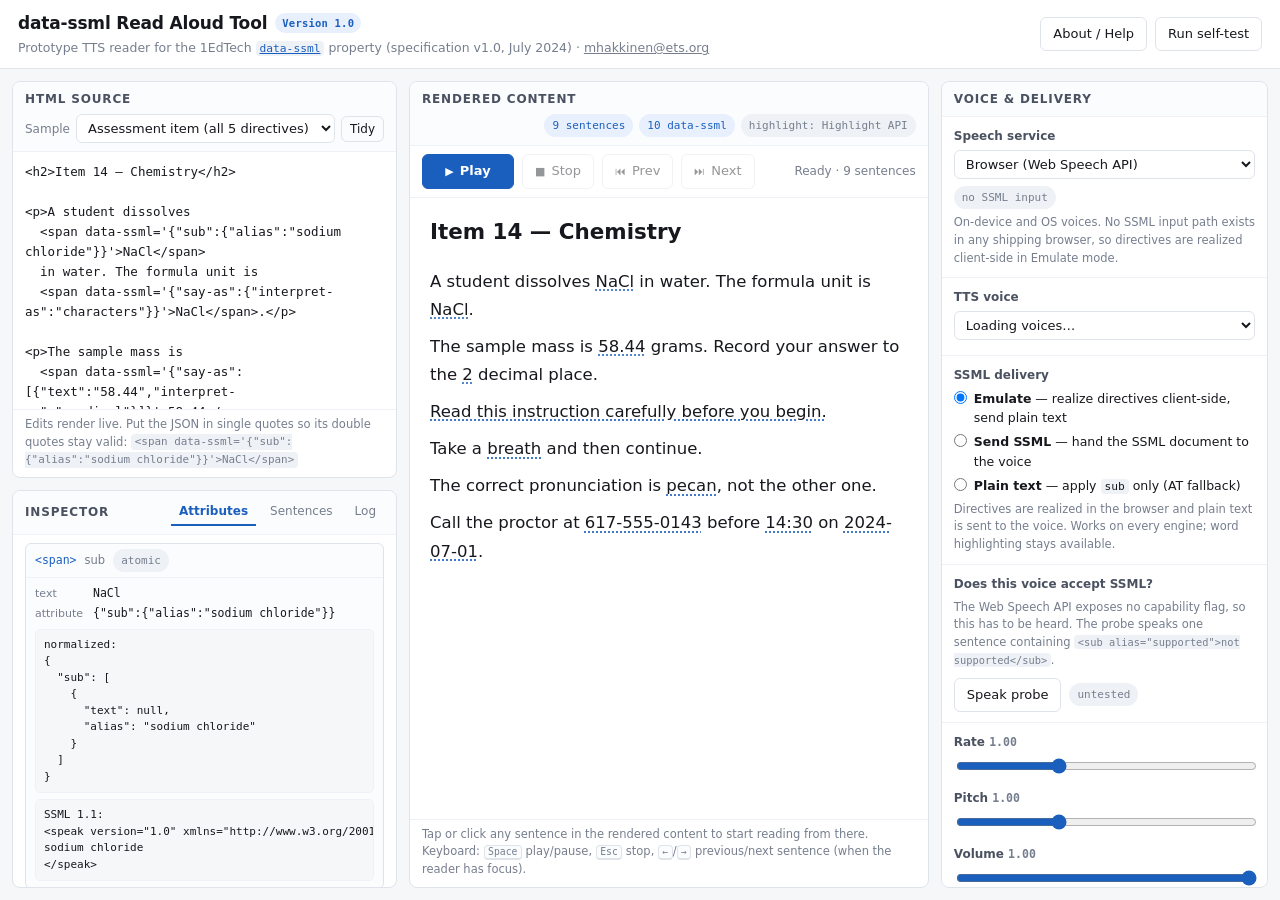
<file: index.html>
<!DOCTYPE html>
<html lang="en">
<head>
<meta charset="utf-8">
<meta name="viewport" content="width=device-width, initial-scale=1">
<title>data-ssml Read Aloud Tool 1.0</title>
<meta name="author" content="mhakkinen@ets.org">
<link rel="stylesheet" href="css/app.css">
</head>
<body>

<header class="app-header">
  <div class="titles">
    <h1>
      data-ssml Read Aloud Tool
      <!-- The single source for the version; app.js reads it back for the log. -->
      <span class="version-chip" id="app-version">Version 1.0</span>
    </h1>
    <p class="subtitle">
      Prototype TTS reader for the 1EdTech
      <a href="https://www.1edtech.org/standards/data-ssml" target="_blank" rel="noopener">
        <code>data-ssml</code></a> property (specification v1.0, July 2024)
      <span class="byline">·
        <a href="mailto:mhakkinen@ets.org" id="app-contact">mhakkinen@ets.org</a></span>
    </p>
  </div>
  <div class="header-actions">
    <button type="button" id="btn-help" class="ghost">About / Help</button>
    <button type="button" id="btn-selftest" class="ghost">Run self-test</button>
  </div>
</header>

<!-- Shown only when one panel at a time is the sensible layout; see the
     Regime C media query in app.css. -->
<nav class="view-switch" id="view-switch" role="tablist" aria-label="Choose panel">
  <button type="button" role="tab" class="view-tab" data-view="editor"
    id="tab-view-editor" aria-controls="panel-editor" aria-selected="false">Source</button>
  <button type="button" role="tab" class="view-tab" data-view="reader"
    id="tab-view-reader" aria-controls="panel-reader" aria-selected="true">Read</button>
  <button type="button" role="tab" class="view-tab" data-view="voice"
    id="tab-view-voice" aria-controls="panel-voice" aria-selected="false">Voice</button>
  <button type="button" role="tab" class="view-tab" data-view="inspector"
    id="tab-view-inspector" aria-controls="panel-inspector" aria-selected="false">Inspect</button>
</nav>

<main class="layout">

  <!-- ============================ EDITOR ============================ -->
  <section id="panel-editor" class="panel panel-editor" aria-labelledby="h-editor">
    <div class="panel-head">
      <h2 id="h-editor">HTML source</h2>
      <div class="panel-head-actions">
        <label class="inline" for="sel-sample">Sample</label>
        <select id="sel-sample">
          <option value="assessment">Assessment item (all 5 directives)</option>
          <option value="spec">Spec format only</option>
          <option value="extended">Extended / QTI format only</option>
          <option value="math">Math &amp; science notation</option>
          <option value="nesting">Nesting &amp; multi-sentence</option>
          <option value="errors">Invalid markup (error handling)</option>
          <option value="blank">Blank</option>
        </select>
        <button type="button" id="btn-format" class="ghost small">Tidy</button>
      </div>
    </div>

    <label class="sr-only" for="html-input">HTML source with data-ssml attributes</label>
    <textarea id="html-input" spellcheck="false" autocomplete="off"
      aria-describedby="editor-hint"></textarea>
    <p class="hint" id="editor-hint">
      Edits render live. Put the JSON in single quotes so its double quotes stay valid:
      <code>&lt;span data-ssml='{"sub":{"alias":"sodium chloride"}}'&gt;NaCl&lt;/span&gt;</code>
    </p>
  </section>

  <!-- ============================ READER ============================ -->
  <section id="panel-reader" class="panel panel-reader" aria-labelledby="h-reader">
    <div class="panel-head">
      <h2 id="h-reader">Rendered content</h2>
      <div class="panel-head-actions">
        <span class="badge" id="badge-units">0 sentences</span>
        <span class="badge" id="badge-ssml">0 data-ssml</span>
        <span class="badge badge-quiet" id="badge-hlmode">highlight: —</span>
      </div>
    </div>

    <!-- Transport ------------------------------------------------------ -->
    <div class="transport" role="group" aria-label="Read aloud controls">
      <button type="button" id="btn-play" class="primary">
        <span class="icon" aria-hidden="true">▶</span><span id="play-label">Play</span>
      </button>
      <button type="button" id="btn-stop" disabled aria-label="Stop">
        <span class="icon" aria-hidden="true">■</span><span class="btn-text">Stop</span>
      </button>
      <button type="button" id="btn-prev" disabled title="Previous sentence"
        aria-label="Previous sentence">
        <span class="icon" aria-hidden="true">⏮</span><span class="btn-text">Prev</span>
      </button>
      <button type="button" id="btn-next" disabled title="Next sentence"
        aria-label="Next sentence">
        <span class="icon" aria-hidden="true">⏭</span><span class="btn-text">Next</span>
      </button>
      <span class="transport-status" id="status" role="status" aria-live="polite">Ready</span>
    </div>

    <div class="preview-wrap">
      <div id="preview" class="preview" tabindex="0"
        aria-label="Rendered content. Click a sentence to read from there.">
        <div id="hl-overlay" class="hl-overlay" aria-hidden="true"></div>
        <div id="preview-content"></div>
      </div>
    </div>
    <p class="hint">
      Tap or click any sentence in the rendered content to start reading from there.
      <span class="kbd-hint">Keyboard: <kbd>Space</kbd> play/pause, <kbd>Esc</kbd> stop,
      <kbd>←</kbd>/<kbd>→</kbd> previous/next sentence (when the reader has focus).</span>
    </p>
  </section>

  <!-- ============================ VOICE ============================= -->
  <section id="panel-voice" class="panel panel-voice" aria-labelledby="h-voice">
    <div class="panel-head"><h2 id="h-voice">Voice &amp; delivery</h2></div>

    <div class="field">
      <label for="sel-provider">Speech service</label>
      <select id="sel-provider"></select>
      <div class="provider-row">
        <span class="badge badge-quiet" id="badge-provider">—</span>
        <button type="button" id="btn-creds" class="small">API key…</button>
      </div>
      <p class="field-note" id="provider-note"></p>
    </div>

    <div class="field">
      <label for="sel-voice">TTS voice</label>
      <select id="sel-voice"></select>
      <p class="field-note" id="voice-note"></p>
    </div>

    <div class="field">
      <span class="field-label" id="lbl-mode">SSML delivery</span>
      <div class="radios" role="radiogroup" aria-labelledby="lbl-mode">
        <label><input type="radio" name="mode" value="emulate" checked>
          <span><strong>Emulate</strong> — realize directives client-side, send plain text</span></label>
        <label><input type="radio" name="mode" value="ssml">
          <span><strong>Send SSML</strong> — hand the SSML document to the voice</span></label>
        <label><input type="radio" name="mode" value="plain">
          <span><strong>Plain text</strong> — apply <code>sub</code> only (AT fallback)</span></label>
      </div>
      <p class="field-note" id="mode-note"></p>
    </div>

    <div class="field ssml-probe">
      <span class="field-label">Does this voice accept SSML?</span>
      <p class="field-note">
        The Web Speech API exposes no capability flag, so this has to be heard.
        The probe speaks one sentence containing
        <code>&lt;sub alias="supported"&gt;not supported&lt;/sub&gt;</code>.
      </p>
      <div class="probe-row">
        <button type="button" id="btn-probe">Speak probe</button>
        <span id="probe-verdict" class="badge badge-quiet">untested</span>
      </div>
      <div class="probe-answers" id="probe-answers" hidden>
        <span>What did you hear?</span>
        <button type="button" id="btn-probe-yes" class="small">“supported”</button>
        <button type="button" id="btn-probe-no" class="small">“not supported”</button>
        <button type="button" id="btn-probe-tags" class="small">tag names read aloud</button>
      </div>
    </div>

    <div class="field">
      <label for="rng-rate">Rate <output id="out-rate">1.00</output></label>
      <input type="range" id="rng-rate" min="0.5" max="2" step="0.05" value="1">

      <label for="rng-pitch">Pitch <output id="out-pitch">1.00</output></label>
      <input type="range" id="rng-pitch" min="0.5" max="2" step="0.05" value="1">

      <label for="rng-volume">Volume <output id="out-volume">1.00</output></label>
      <input type="range" id="rng-volume" min="0" max="1" step="0.05" value="1">
    </div>

    <div class="field">
      <span class="field-label">Highlighting &amp; options</span>
      <label class="check"><input type="checkbox" id="chk-sentence" checked>
        Highlight sentence</label>
      <label class="check"><input type="checkbox" id="chk-word" checked>
        Highlight word (needs engine boundary events)</label>
      <label class="check"><input type="checkbox" id="chk-follow" checked>
        Auto-scroll to the spoken sentence</label>
      <label class="check"><input type="checkbox" id="chk-respell">
        Approximate <code>phoneme</code> by IPA respelling (lossy)</label>
    </div>
  </section>

  <!-- =========================== INSPECTOR ========================== -->
  <section id="panel-inspector" class="panel panel-inspector" aria-labelledby="h-inspector">
    <div class="panel-head">
      <h2 id="h-inspector">Inspector</h2>
      <div class="panel-head-actions" role="tablist" aria-label="Inspector views">
        <button type="button" role="tab" class="tab is-active" data-tab="attrs"
          aria-selected="true" id="tab-attrs">Attributes</button>
        <button type="button" role="tab" class="tab" data-tab="units"
          aria-selected="false" id="tab-units">Sentences</button>
        <button type="button" role="tab" class="tab" data-tab="log"
          aria-selected="false" id="tab-log">Log</button>
      </div>
    </div>

    <div class="inspector-body">
      <div id="pane-attrs" class="pane" role="tabpanel" aria-labelledby="tab-attrs"></div>
      <div id="pane-units" class="pane" role="tabpanel" aria-labelledby="tab-units" hidden></div>
      <div id="pane-log" class="pane" role="tabpanel" aria-labelledby="tab-log" hidden>
        <div class="log-actions">
          <button type="button" id="btn-clear-log" class="ghost small">Clear</button>
          <label class="check"><input type="checkbox" id="chk-debug" checked> Show spoken strings</label>
        </div>
        <div id="log" class="log" aria-live="off"></div>
      </div>
    </div>
  </section>
</main>

<!-- ============================== DIALOGS ============================== -->
<dialog id="dlg-creds">
  <div class="dlg-head">
    <h2 id="creds-title">API credentials</h2>
    <button type="button" class="ghost small" data-close>Close</button>
  </div>
  <div class="dlg-body">
    <p class="field-note" id="creds-intro"></p>

    <div class="warn-box" id="creds-file-warning" hidden>
      <span>
        This page was opened from a <code>file://</code> URL. These services do
        accept its <code>null</code> origin, so this usually works.
      </span>
      <span id="creds-file-caveat"></span>
      <span>
        If a request fails anyway, serve the folder over HTTP — from this
        directory run <code>python3 -m http.server 8000</code> and open
        <code>http://localhost:8000/</code>.
      </span>
    </div>

    <div class="warn-box" id="creds-security"></div>

    <form id="creds-form" class="creds-form"></form>

    <label class="check">
      <input type="checkbox" id="chk-remember">
      Remember on this device (<code>localStorage</code>). Otherwise the key is
      kept only until this tab closes.
    </label>

    <div class="creds-actions">
      <button type="button" id="btn-creds-save" class="primary">Save &amp; connect</button>
      <button type="button" id="btn-creds-test">Test connection</button>
      <button type="button" id="btn-creds-forget" class="ghost">Forget</button>
      <span id="creds-status" class="badge badge-quiet" role="status" aria-live="polite">not connected</span>
    </div>

    <p class="field-note">
      Credentials are held in this browser and sent only to the provider's own
      endpoint. Nothing is proxied through a third party.
    </p>
  </div>
</dialog>

<dialog id="dlg-help">
  <div class="dlg-head">
    <h2>About this prototype</h2>
    <button type="button" class="ghost small" data-close>Close</button>
  </div>
  <div class="dlg-body">
    <p>
      This tool reads HTML aloud while honouring the 1EdTech <code>data-ssml</code>
      property. Both JSON shapes described in the specification are accepted:
    </p>
    <ul>
      <li><strong>Spec format</strong> — each key is an object and the directive applies to the
        element's whole text content: <code>{"sub":{"alias":"sodium chloride"}}</code></li>
      <li><strong>Extended format</strong> — each key is an array and each item targets a
        substring via <code>text</code>:
        <code>{"sub":[{"text":"W3C","alias":"World Wide Web Consortium"}]}</code></li>
    </ul>

    <h3>Supported directives</h3>
    <div class="ref-table-wrap"><table class="ref-table">
      <thead><tr><th>Directive</th><th>Spec format</th><th>Emulated how</th></tr></thead>
      <tbody>
        <tr><td><code>sub</code></td>
            <td><code>{"sub":{"alias":"…"}}</code></td>
            <td>text substitution before synthesis</td></tr>
        <tr><td><code>break</code></td>
            <td><code>{"break":{"time":"500ms"}}</code></td>
            <td>utterance split with a timed silence</td></tr>
        <tr><td><code>prosody</code></td>
            <td><code>{"prosody":{"rate":"fast"}}</code></td>
            <td>utterance <code>rate</code> multiplier</td></tr>
        <tr><td><code>say-as</code></td>
            <td><code>{"say-as":{"interpret-as":"characters"}}</code></td>
            <td>number / date / time / telephone / character expansion</td></tr>
        <tr><td><code>phoneme</code></td>
            <td><code>{"phoneme":{"ph":"pɪˈkɑːn","alphabet":"ipa"}}</code></td>
            <td>no Web Speech equivalent — optional IPA respelling</td></tr>
      </tbody>
    </table></div>

    <h3>Speech services</h3>
    <p>
      No shipping browser accepts SSML through
      <code>SpeechSynthesisUtterance</code>: markup handed to it is either stripped or
      spoken as literal tag text, and there is no capability flag to query. That is why
      <strong>Emulate</strong> is the default for the browser voice — it realizes each
      directive with the primitives the Web Speech API does expose, so
      <code>data-ssml</code> content is audible today.
    </p>
    <p>
      The three cloud services below <em>do</em> consume SSML natively. Supply an API key
      and pick <strong>Send SSML</strong> to hear the reference rendering of your markup,
      then switch to <strong>Emulate</strong> on the same voice to hear how close the
      browser-side approximation gets. The exact document sent is shown in the Log tab
      either way.
    </p>

    <div class="ref-table-wrap"><table class="ref-table">
      <thead>
        <tr><th>Service</th><th>Credentials</th><th>Word timing</th><th>Notes</th></tr>
      </thead>
      <tbody>
        <tr>
          <td>Google Cloud TTS</td>
          <td>API key</td>
          <td>Yes — <code>SSML_MARK</code> timepoints</td>
          <td>Simplest of the three: audio and timings arrive in one response.</td>
        </tr>
        <tr>
          <td>Amazon Polly</td>
          <td>Access key + secret (SigV4)</td>
          <td>Yes — speech marks, second request</td>
          <td>Neural voices ignore <code>prosody pitch</code> and silently fall back to a
              standard voice for <code>say-as interpret-as="characters"</code>. The tool
              warns when it sends markup that will hit this.</td>
        </tr>
        <tr>
          <td>Azure AI Speech</td>
          <td>Resource key + region</td>
          <td>No — sentence only</td>
          <td>Word boundaries need the Speech SDK's websocket; the REST endpoint returns
              audio alone.</td>
        </tr>
        <tr>
          <td>ElevenLabs</td>
          <td>API key</td>
          <td>Yes — character alignment</td>
          <td><strong>Partial SSML only.</strong> See below.</td>
        </tr>
      </tbody>
    </table></div>

    <h3>Partial SSML: ElevenLabs</h3>
    <p>
      ElevenLabs is not an SSML engine. It takes plain text with two inline
      pronunciation tags — <code>&lt;break&gt;</code>, and
      <code>&lt;phoneme&gt;</code> on the models that apply it — and has no
      <code>sub</code>, <code>say-as</code>, or <code>prosody</code> at all.
    </p>
    <p>
      So in <strong>Send SSML</strong> mode it gets a mixed rendering: the tags it
      understands are passed through as markup, and the directives it cannot express
      are emulated client-side before sending. The Sentences tab shows which is which,
      per sentence. Which tags survive depends on the model, so changing the model in
      the credentials dialog changes what is passed through:
    </p>
    <div class="ref-table-wrap"><table class="ref-table">
      <thead><tr><th>Model</th><th><code>break</code></th><th><code>phoneme</code></th></tr></thead>
      <tbody>
        <tr><td><code>eleven_multilingual_v2</code> (default)</td><td>yes</td><td>no</td></tr>
        <tr><td><code>eleven_flash_v2</code> (English only)</td><td>yes</td><td>yes</td></tr>
        <tr><td><code>eleven_turbo_v2</code> (English only, deprecated)</td><td>yes</td><td>yes</td></tr>
        <tr><td><code>eleven_v3</code></td><td>no</td><td>no</td></tr>
      </tbody>
    </table></div>
    <p>
      Nothing is lost when a tag is not passed through — it falls back to emulation.
      Note the corner: no model takes both <code>&lt;phoneme&gt;</code> and
      multilingual text. For pronunciation that has to hold across a whole item bank,
      ElevenLabs' own pronunciation dictionaries are the durable mechanism.
    </p>
    <p>
      Its timing data is character-level alignment rather than named marks, and that
      maps back to the source in any delivery mode — so ElevenLabs is the one service
      that highlights words in <strong>Emulate</strong> mode too.
    </p>

    <p>
      Keys are held in <code>sessionStorage</code> and cleared when the tab closes,
      unless you tick “Remember on this device”. They are sent only to the provider's own
      endpoint. A key in a web page is readable by anyone who can open the page, so
      restrict it: for Google, limit the key to the Text-to-Speech API; for AWS, use an
      IAM user scoped to <code>polly:SynthesizeSpeech</code> and
      <code>polly:DescribeVoices</code>, or short-lived STS credentials.
    </p>

    <h3>Known limits</h3>
    <ul>
      <li>On the browser voice, word highlighting depends on <code>boundary</code> events.
        Chrome and Edge fire them for local voices; Safari and remote/network voices often
        do not. It is disabled in <strong>Send SSML</strong> mode because the offsets would
        point into markup.</li>
      <li>On a cloud voice, word highlighting comes from timing marks, so it needs
        <strong>Send SSML</strong> mode and a service that reports them (Google, Polly).</li>
      <li>Cloud synthesis is billed per character. Each sentence is synthesized once and
        cached for the session; changing the voice, mode, or text re-synthesizes.</li>
      <li>Where a directive rewrites what is spoken (<code>sub</code>, <code>say-as</code>,
        <code>phoneme</code>), the word highlight covers the whole rewritten span rather
        than tracking inside it — there is no character correspondence to track.</li>
      <li><code>phoneme</code> cannot be delivered faithfully without an SSML-capable engine.</li>
      <li>Pause/resume behaviour varies by platform; the engine re-issues the current
        utterance if a voice drops it on resume.</li>
    </ul>

    <hr class="dlg-rule">
    <p class="colophon">
      <strong>data-ssml Read Aloud Tool</strong>, version 1.0 ·
      <a href="mailto:mhakkinen@ets.org">mhakkinen@ets.org</a><br>
      Built on the
      <a href="https://github.com/mhakkinen/data-ssmlToJson" target="_blank" rel="noopener">
        data-ssmlToJson</a> reference library, whose parser and SSML serializer are
      ported here and checked against the same test suite.
    </p>
  </div>
</dialog>

<dialog id="dlg-test">
  <div class="dlg-head">
    <h2>Self-test</h2>
    <button type="button" class="ghost small" data-close>Close</button>
  </div>
  <div class="dlg-body">
    <p class="hint">
      Ports the parser and SSML-serializer test suite from
      <code>data-ssmlToJson</code>, plus the emulation layer's own cases.
    </p>
    <div id="test-summary" class="test-summary"></div>
    <div id="test-results" class="test-results"></div>
  </div>
</dialog>

<script src="js/data-ssml-parser.js"></script>
<script src="js/data-ssml-to-ssml.js"></script>
<script src="js/ssml-emulate.js"></script>
<script src="js/segmenter.js"></script>
<script src="js/highlighter.js"></script>
<script src="js/audio-player.js"></script>
<script src="js/aws-sigv4.js"></script>
<script src="js/tts-providers.js"></script>
<script src="js/provider-google.js"></script>
<script src="js/provider-azure.js"></script>
<script src="js/provider-polly.js"></script>
<script src="js/provider-elevenlabs.js"></script>
<script src="js/tts-engine.js"></script>
<script src="js/samples.js"></script>
<script src="js/tests.js"></script>
<script src="js/app.js"></script>
</body>
</html>
</file>
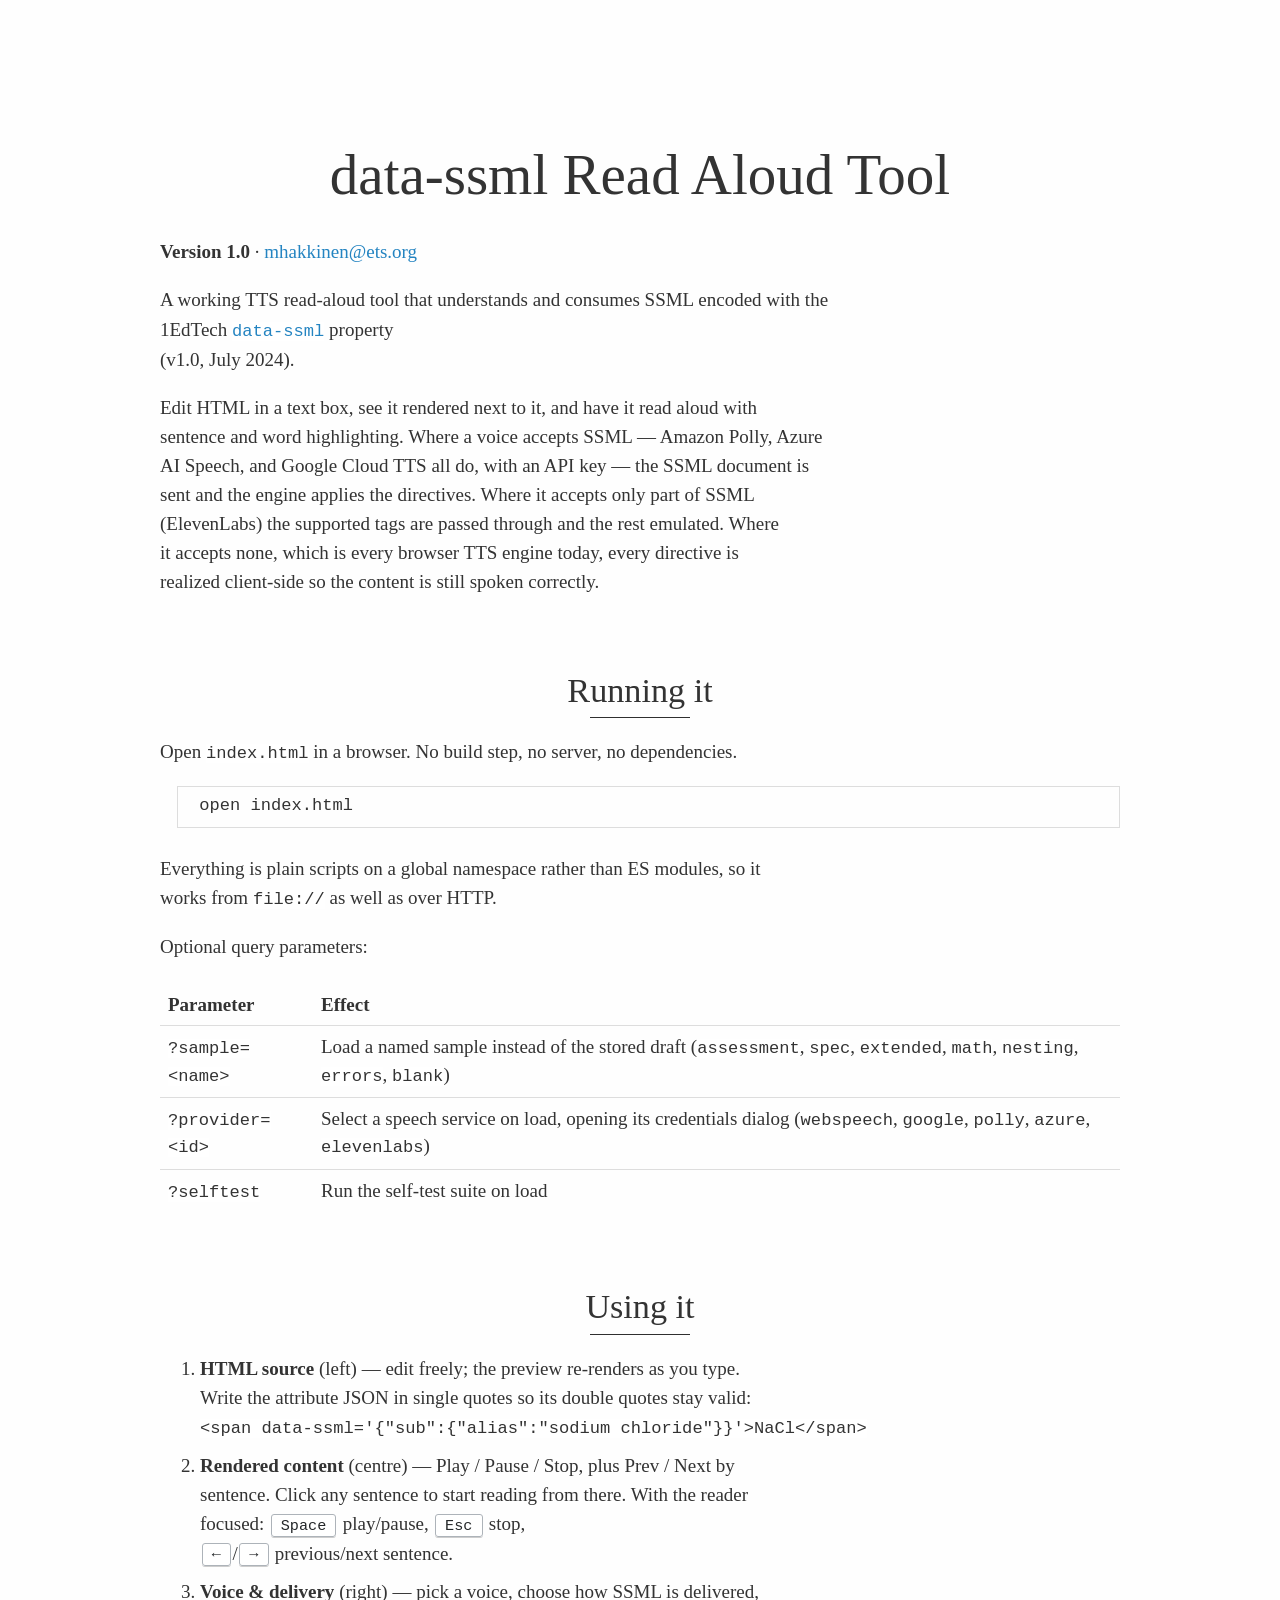
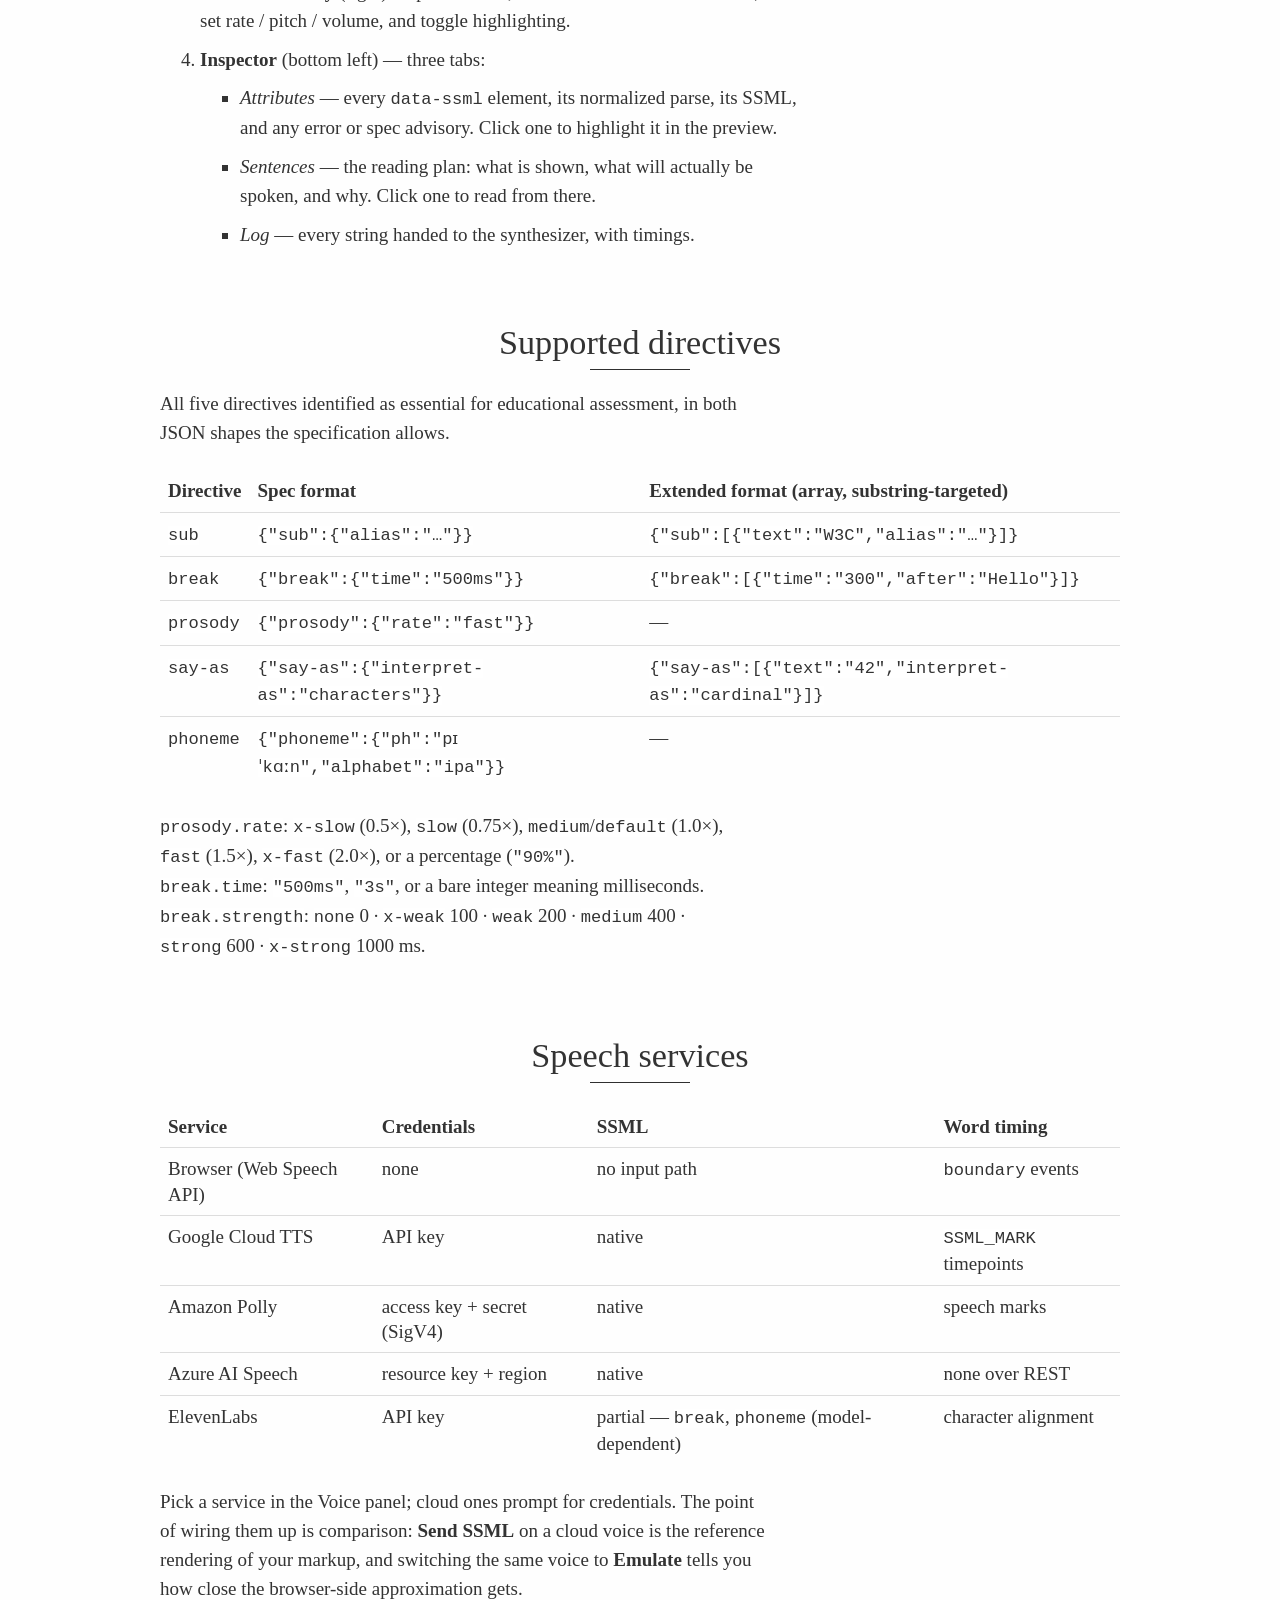
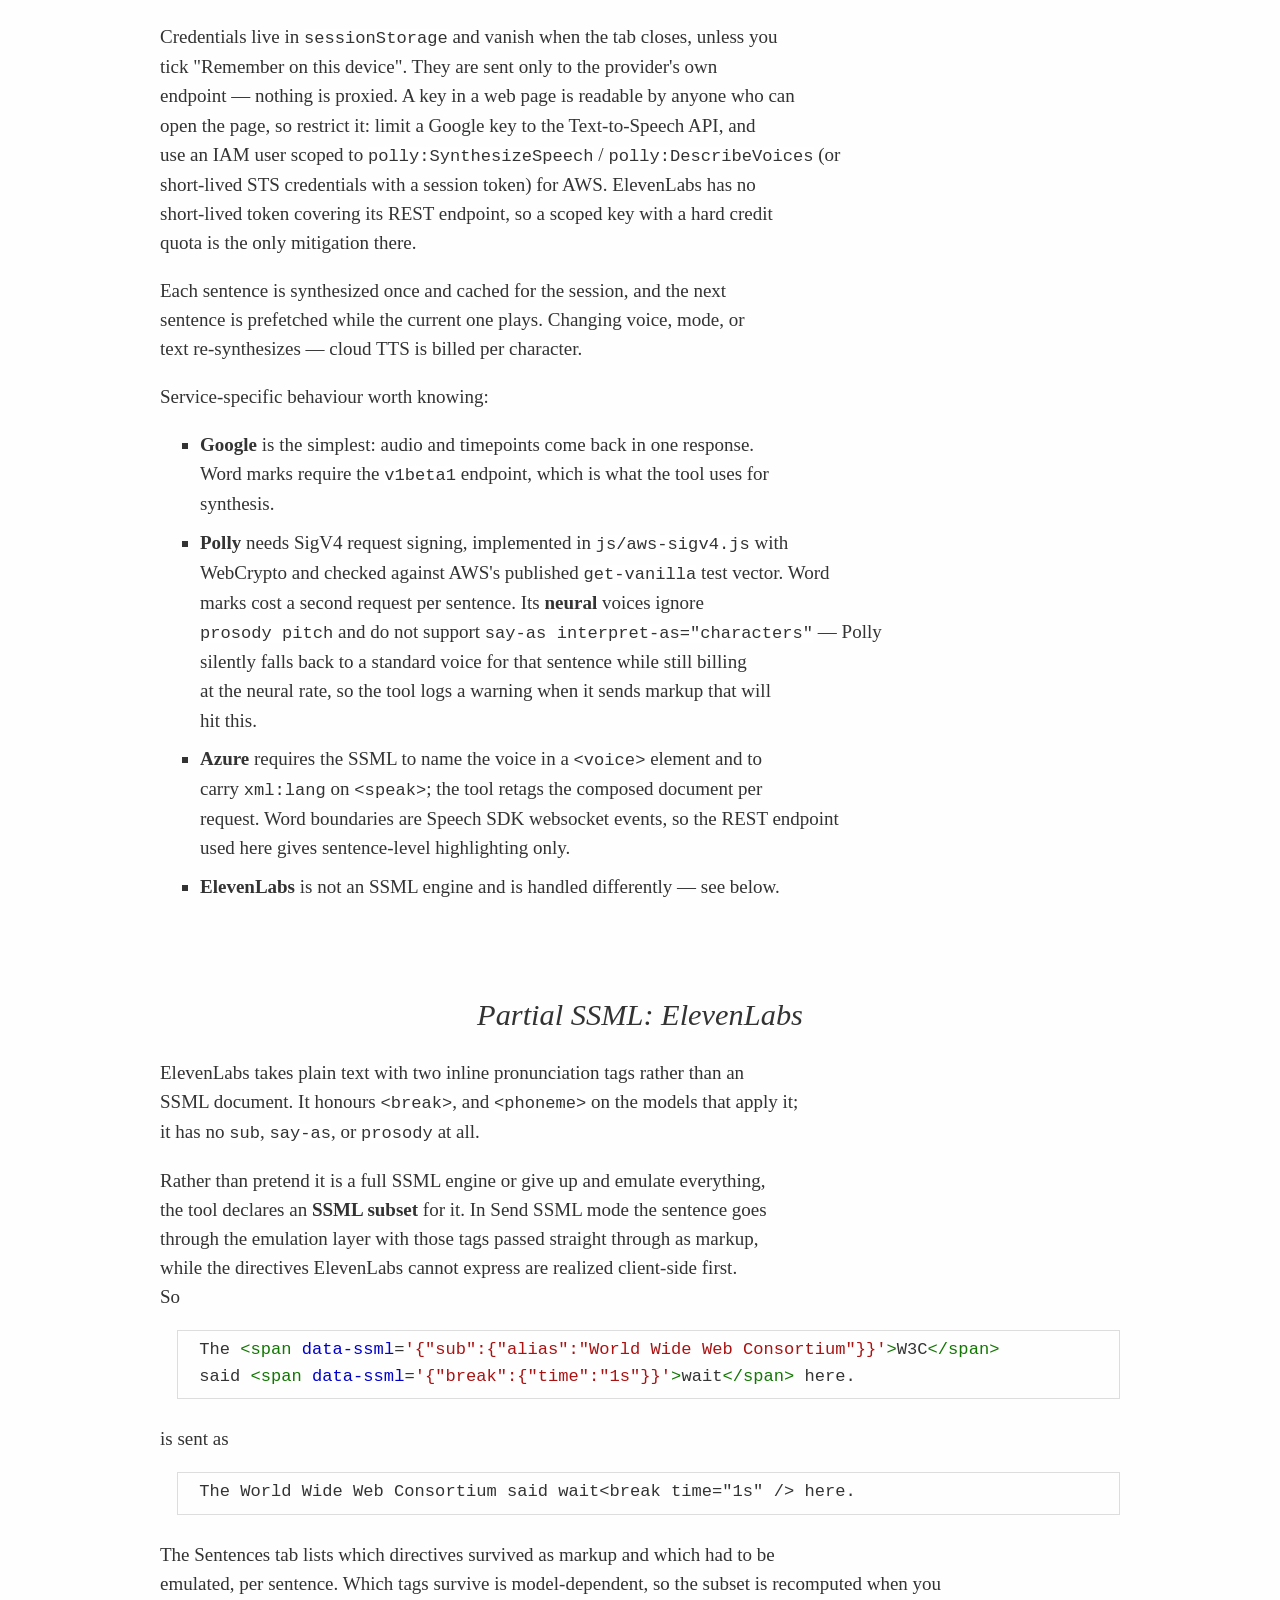
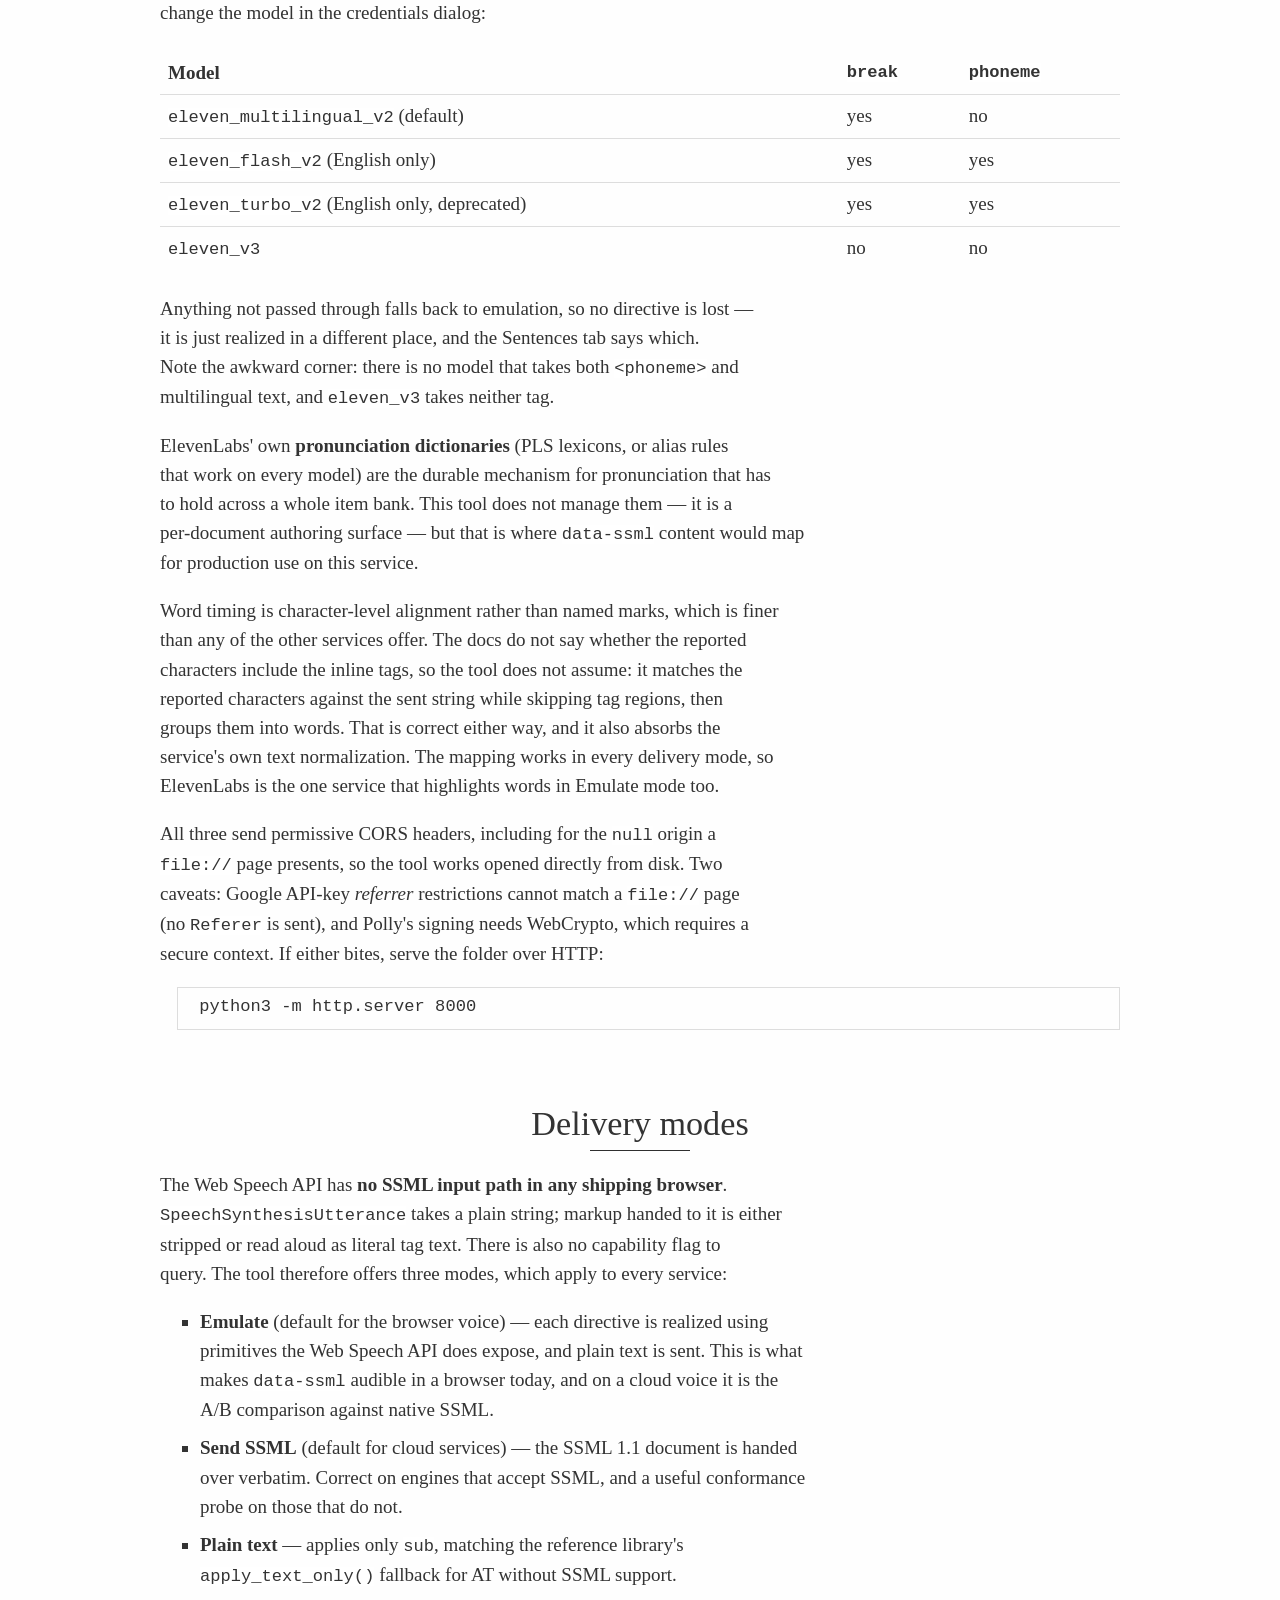
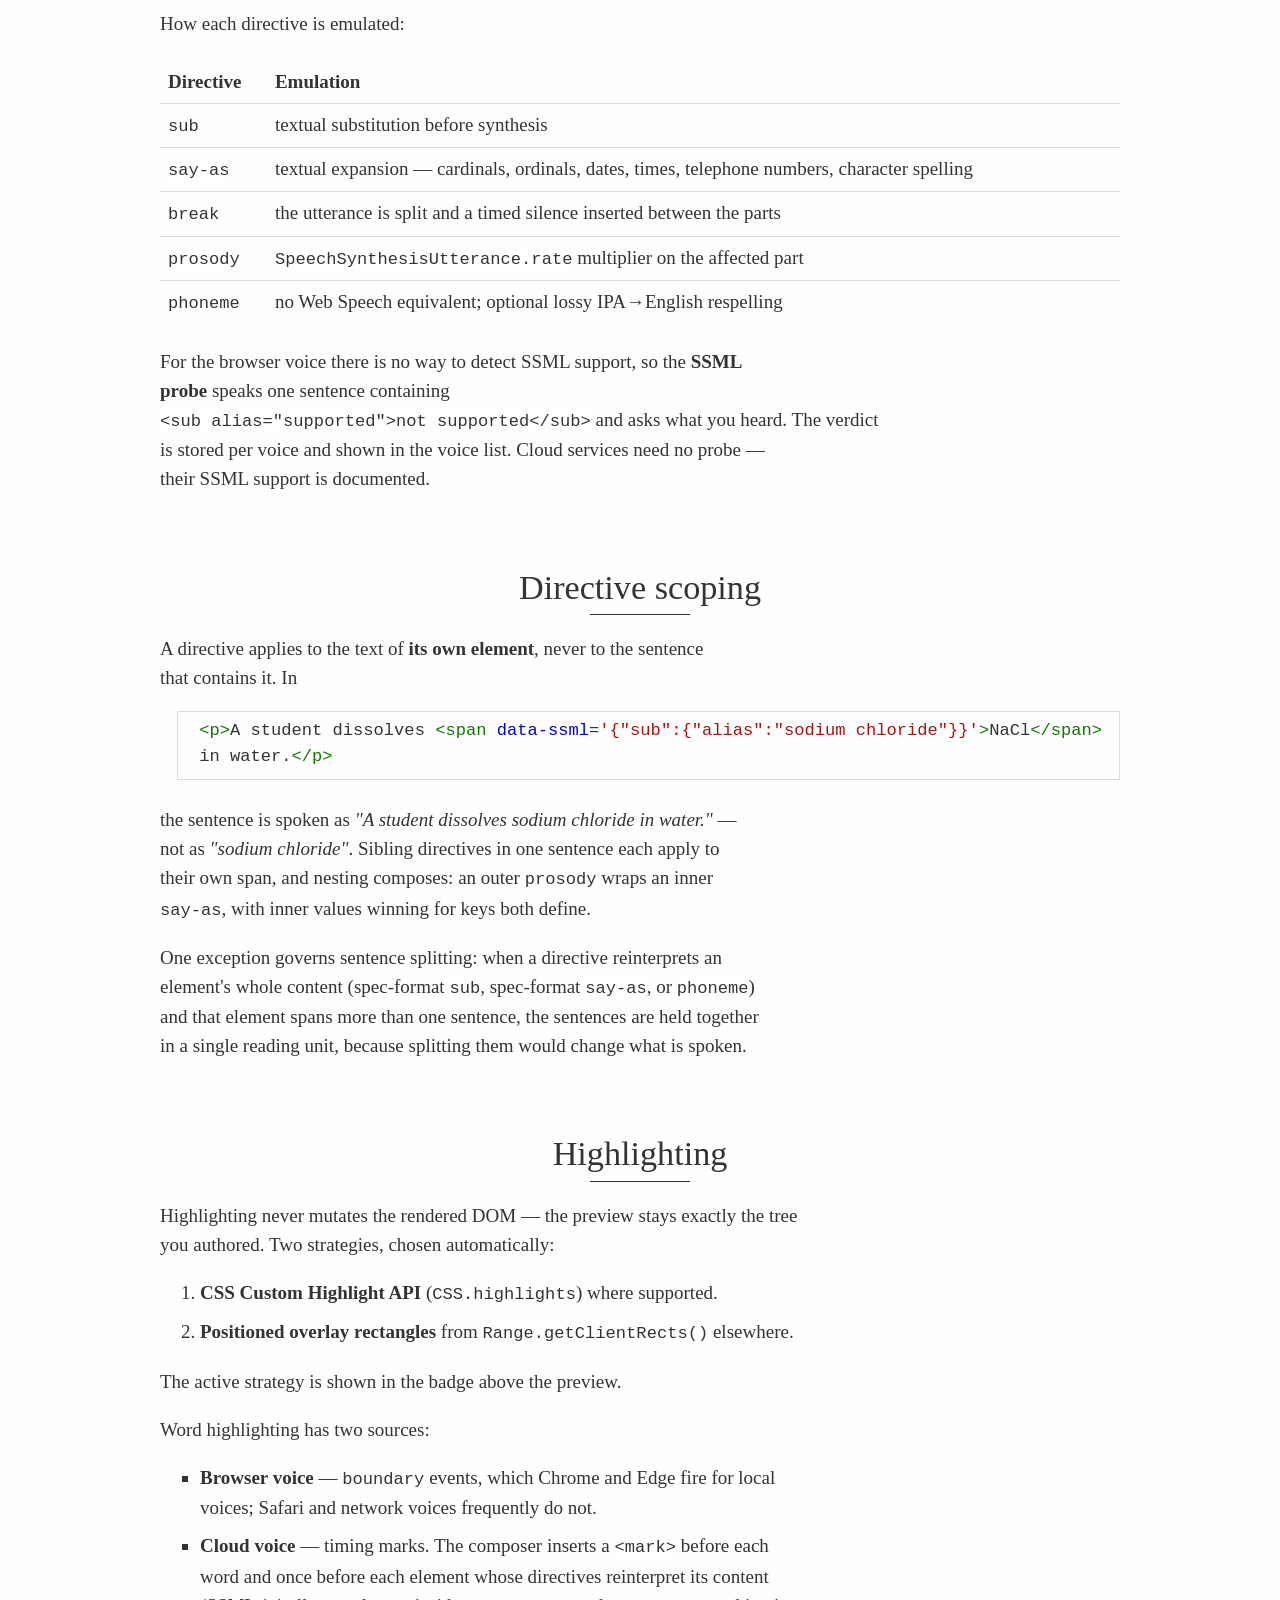
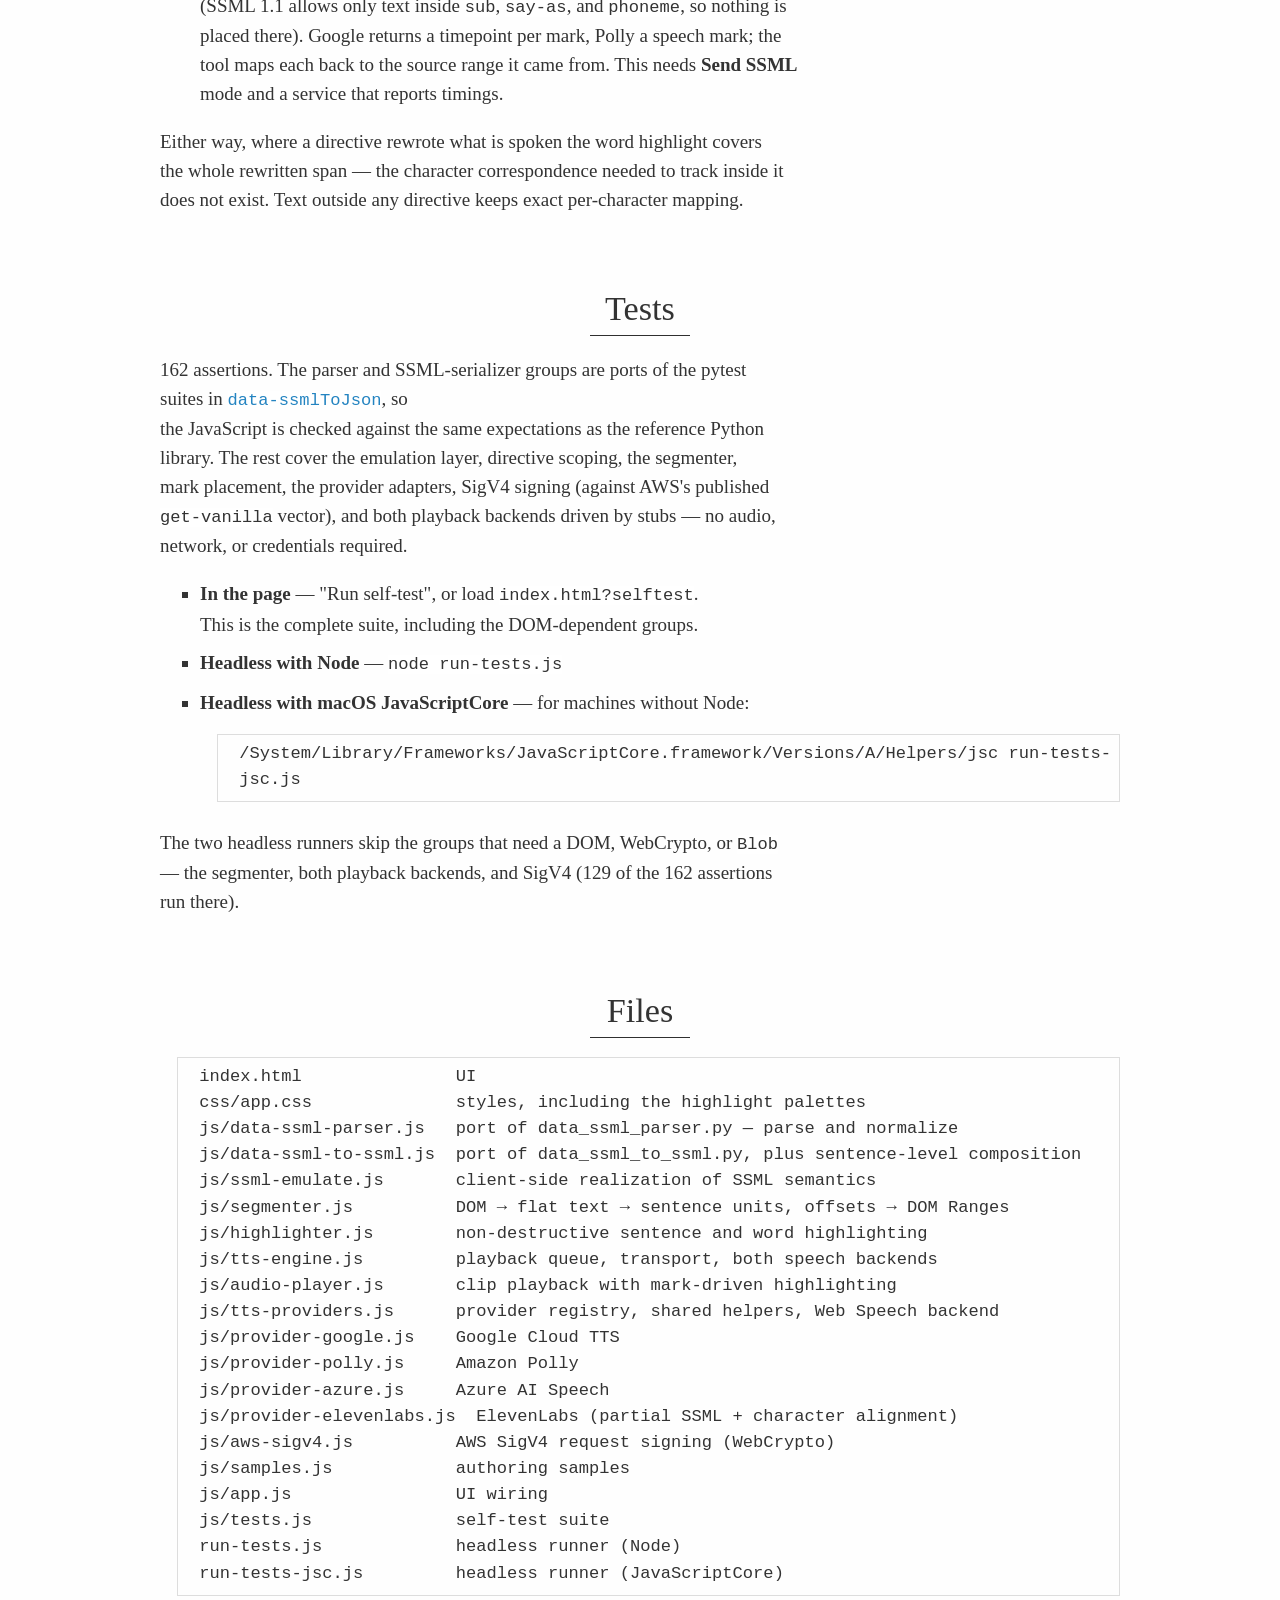
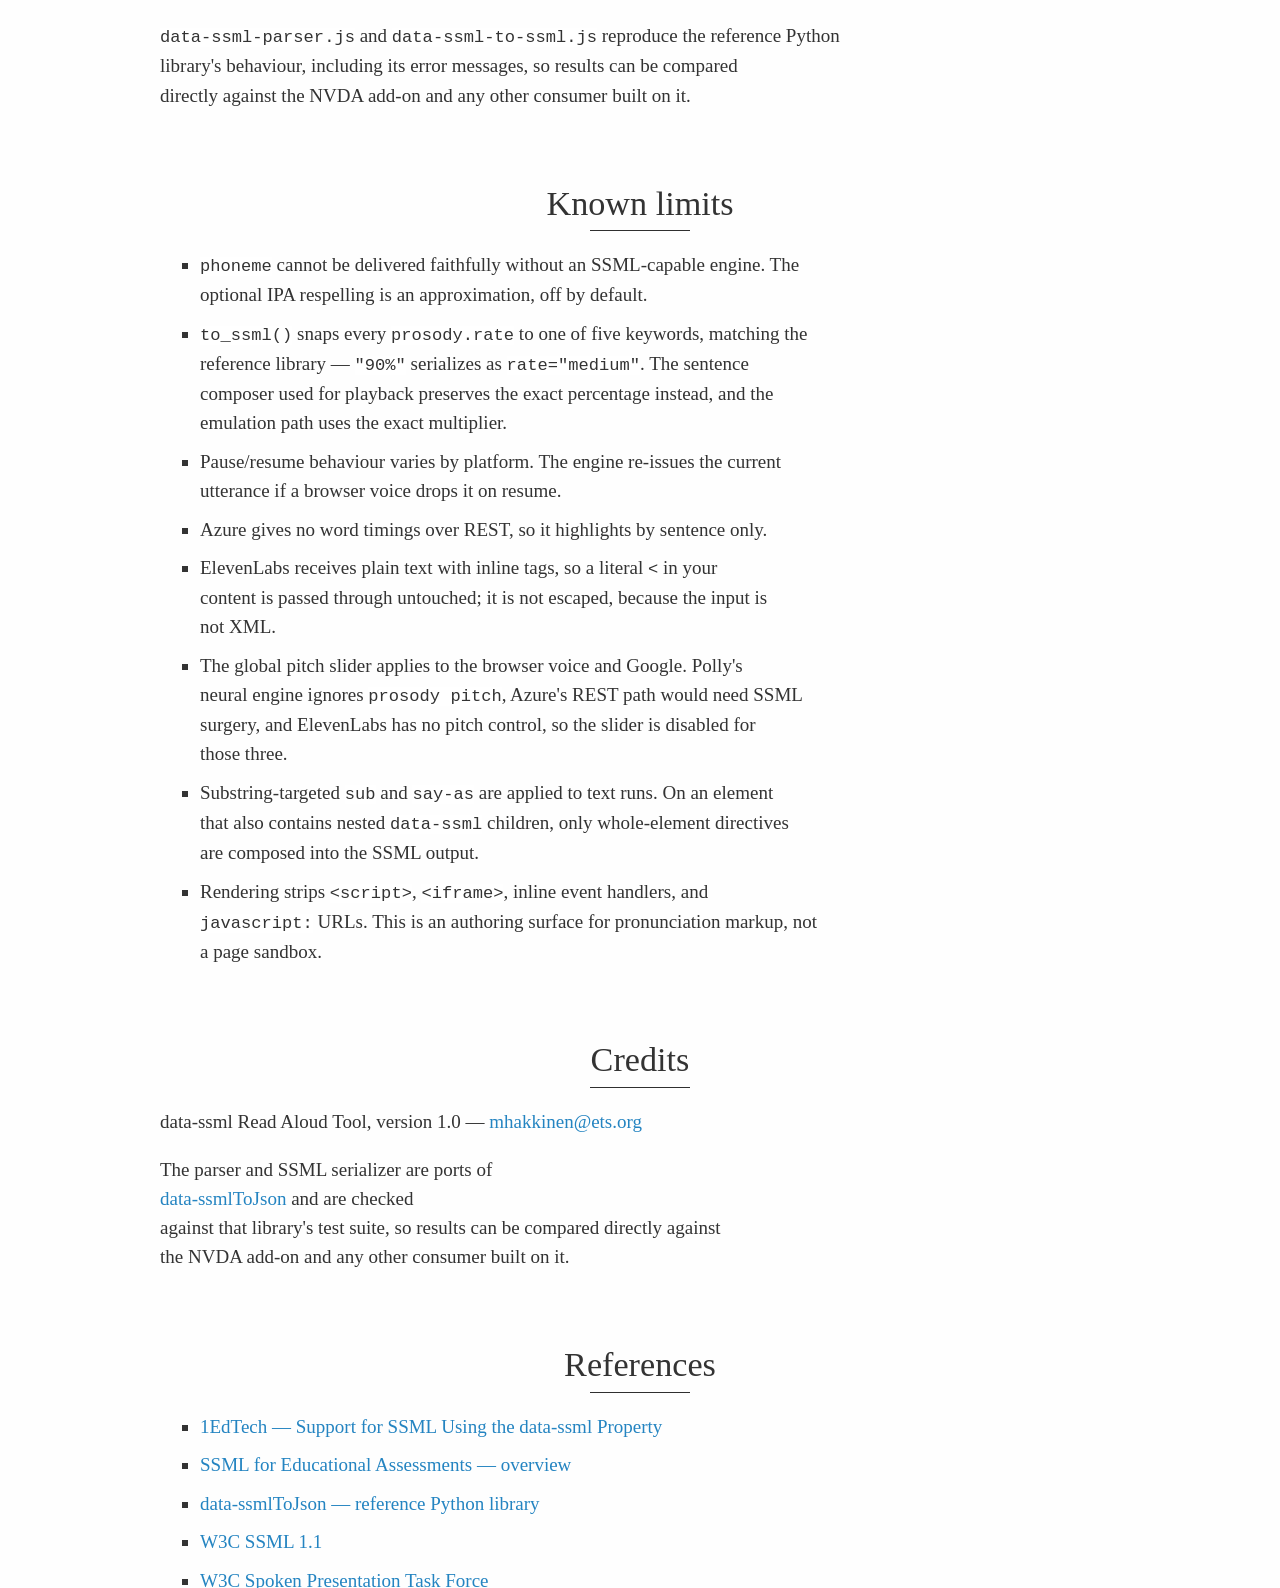
<file: readme.html>
<!doctype html>
<html>
<head>
<meta charset='UTF-8'><meta name='viewport' content='width=device-width initial-scale=1'><style type='text/css'>html {overflow-x: initial !important;}</style>
<style type='text/css'  id="style-base">:root { --bg-color: #ffffff; --text-color: #333333; --select-text-bg-color: #B5D6FC; --select-text-font-color: auto; --monospace: "Lucida Console",Consolas,"Courier",monospace; --title-bar-height: 20px; }
.mac-os-11 { --title-bar-height: 28px; }
html { font-size: 14px; background-color: var(--bg-color); color: var(--text-color); font-family: "Helvetica Neue", Helvetica, Arial, "Segoe UI Emoji", "SF Pro", sans-serif; -webkit-font-smoothing: antialiased; }
h1, h2, h3, h4, h5 { white-space: pre-wrap; }
body { margin: 0px; padding: 0px; height: auto; inset: 0px; font-size: 1rem; line-height: 1.428571; overflow-x: hidden; background: inherit; }
iframe { margin: auto; }
a.url { word-break: break-all; }
a:active, a:hover { outline: 0px; }
.in-text-selection, ::selection { text-shadow: none; background: var(--select-text-bg-color); color: var(--select-text-font-color); }
#write { margin: 0px auto; height: auto; width: inherit; word-break: normal; overflow-wrap: break-word; position: relative; white-space: normal; overflow-x: visible; padding-top: 36px; }
#write.first-line-indent p { text-indent: 2em; }
#write.first-line-indent li p, #write.first-line-indent p *, #write.first-line-indent svg * { text-indent: 0px; }
#write.first-line-indent li { margin-left: 2em; }
.for-image #write { padding-left: 8px; padding-right: 8px; }
body.typora-export { padding-left: 30px; padding-right: 30px; }
.typora-export .footnote-line, .typora-export li, .typora-export p { white-space: pre-wrap; }
.typora-export .task-list-item input { pointer-events: none; }
@media screen and (max-width: 500px) {
  body.typora-export { padding-left: 0px; padding-right: 0px; }
  #write { padding-left: 20px; padding-right: 20px; }
}
#write li > figure:last-child { margin-bottom: 0.5rem; }
#write ol, #write ul { position: relative; }
img { max-width: 100%; vertical-align: middle; image-orientation: from-image; }
img:not([height]) { height: auto; }
button, input, select, textarea { color: inherit; font-style: inherit; font-variant-caps: inherit; font-weight: inherit; font-width: inherit; font-size: inherit; line-height: inherit; font-family: inherit; font-size-adjust: inherit; font-kerning: inherit; font-variant-alternates: inherit; font-variant-ligatures: inherit; font-variant-numeric: inherit; font-variant-east-asian: inherit; font-variant-position: inherit; font-variant-emoji: inherit; font-feature-settings: inherit; font-optical-sizing: inherit; font-variation-settings: inherit; }
input[type="checkbox"], input[type="radio"] { line-height: normal; padding: 0px; }
*, ::after, ::before { box-sizing: border-box; }
svg sub, svg sup { position: static; }
.nodeLabel p { padding-right: 2px; padding-left: 2px; }
.typora-export .nodeLabel p { padding-right: 0px; padding-left: 0px; }
foreignObject { overflow: visible; }
p { line-height: inherit; }
h1, h2, h3, h4, h5, h6 { break-after: avoid-page; break-inside: avoid; orphans: 4; }
p { orphans: 4; }
li p { orphans: 1; }
h1 { font-size: 2rem; }
h2 { font-size: 1.8rem; }
h3 { font-size: 1.6rem; }
h4 { font-size: 1.4rem; }
h5 { font-size: 1.2rem; }
h6 { font-size: 1rem; }
.md-math-block, .md-rawblock, h1, h2, h3, h4, h5, h6, p { margin-top: 1rem; margin-bottom: 1rem; }
.hidden { display: none; }
.md-blockmeta { color: rgb(204, 204, 204); font-weight: 700; font-style: italic; }
a { cursor: pointer; }
sup.md-footnote { padding: 2px 4px; background-color: rgba(238, 238, 238, 0.7); color: rgb(85, 85, 85); border-radius: 4px; cursor: pointer; }
sup.md-footnote a, sup.md-footnote a:hover { color: inherit; text-transform: inherit; text-decoration: inherit; }
#write input[type="checkbox"] { cursor: pointer; width: inherit; height: inherit; }
figure { overflow-x: auto; margin: 1.2em 0px; max-width: calc(100% + 16px); padding: 0px; }
figure > table { margin: 0px; }
thead, tr { break-inside: avoid; break-after: auto; }
thead { display: table-header-group; }
table { border-collapse: collapse; border-spacing: 0px; width: 100%; overflow: auto; break-inside: auto; text-align: left; }
table.md-table td { min-width: 32px; }
.CodeMirror-gutters { border-right: 0px; background-color: inherit; }
.CodeMirror-linenumber { -webkit-user-select: none; }
.CodeMirror { text-align: left; }
.CodeMirror-placeholder { opacity: 0.3; }
.CodeMirror pre { padding: 0px 4px; }
.CodeMirror-lines { padding: 0px; }
div.hr:focus { cursor: none; }
#write pre { white-space: pre-wrap; }
#write.fences-no-line-wrapping pre { white-space: pre; }
#write pre.ty-contain-cm { white-space: normal; }
.CodeMirror-gutters { margin-right: 4px; }
.md-fences { font-size: 0.9rem; position: relative; display: block; break-inside: avoid; text-align: left; overflow: visible; white-space: pre; background: inherit; }
.md-fences-adv-panel { width: 100%; margin-top: 10px; text-align: center; padding-top: 0px; padding-bottom: 8px; overflow-x: auto; }
#write .md-fences.mock-cm { white-space: pre-wrap; }
.md-fences.md-fences-with-lineno { padding-left: 0px; }
#write.fences-no-line-wrapping .md-fences.mock-cm { white-space: pre; overflow-x: auto; }
.md-fences.mock-cm.md-fences-with-lineno { padding-left: 8px; }
.CodeMirror-line, twitterwidget { break-inside: avoid; }
svg { break-inside: avoid; }
.footnotes { opacity: 0.8; font-size: 0.9rem; margin-top: 1em; margin-bottom: 1em; }
.footnotes + .footnotes { margin-top: 0px; }
.md-reset { margin: 0px; padding: 0px; border: 0px; outline: 0px; vertical-align: top; background: 0px 0px; text-decoration: none; text-shadow: none; float: none; position: static; width: auto; height: auto; white-space: nowrap; cursor: inherit; line-height: normal; font-weight: 400; text-align: left; box-sizing: content-box; direction: ltr; }
li div { padding-top: 0px; }
blockquote { margin: 1rem 0px; }
li .mathjax-block, li p { margin: 0.5rem 0px; }
li blockquote { margin: 1rem 0px; }
li { margin: 0px; position: relative; }
blockquote > :last-child { margin-bottom: 0px; }
blockquote > :first-child, li > :first-child { margin-top: 0px; }
.footnotes-area { color: rgb(136, 136, 136); margin-top: 0.714rem; padding-bottom: 0.143rem; white-space: normal; }
#write .footnote-line { white-space: pre-wrap; }
@media print {
  body, html { border: 1px solid transparent; height: 99%; break-after: avoid; break-before: avoid; font-variant-ligatures: no-common-ligatures; }
  #write { margin-top: 0px; border-color: transparent !important; padding-top: 0px !important; padding-bottom: 0px !important; }
  .typora-export * { print-color-adjust: exact; }
  .typora-export #write { break-after: avoid; }
  .typora-export #write::after { height: 0px; }
  .is-mac table { break-inside: avoid; }
  #write > p:nth-child(1) { margin-top: 0px; }
  .typora-export-show-outline .typora-export-sidebar { display: none; }
  figure { overflow-x: visible; }
}
.footnote-line { margin-top: 0.714em; font-size: 0.7em; }
a img, img a { cursor: pointer; }
pre.md-meta-block { font-size: 0.8rem; min-height: 0.8rem; white-space: pre-wrap; background: rgb(204, 204, 204); display: block; overflow-x: hidden; }
p > .md-image:only-child:not(.md-img-error) img, p > img:only-child { display: block; margin: auto; }
#write.first-line-indent p > .md-image:only-child:not(.md-img-error) img { left: -2em; position: relative; }
p > .md-image:only-child { display: inline-block; width: 100%; }
#write .MathJax_Display { margin: 0.8em 0px 0px; }
.md-math-block { width: 100%; }
.md-math-block:not(:empty)::after { display: none; }
.MathJax_ref { fill: currentcolor; }
[contenteditable="true"]:active, [contenteditable="true"]:focus, [contenteditable="false"]:active, [contenteditable="false"]:focus { outline: 0px; box-shadow: none; }
.md-task-list-item { position: relative; list-style-type: none; }
.task-list-item.md-task-list-item { padding-left: 0px; }
.md-task-list-item > input { position: absolute; top: 0px; left: 0px; margin-left: -1.2em; margin-top: calc(1em - 10px); border: medium; }
.math { font-size: 1rem; }
.md-toc { min-height: 3.58rem; position: relative; font-size: 0.9rem; border-radius: 10px; }
.md-toc-content { position: relative; margin-left: 0px; }
.md-toc-content::after, .md-toc::after { display: none; }
.md-toc-item { display: block; color: rgb(65, 131, 196); }
.md-toc-item a { text-decoration: none; }
.md-toc-inner:hover { text-decoration: underline; }
.md-toc-inner { display: inline-block; cursor: pointer; }
.md-toc-h1 .md-toc-inner { margin-left: 0px; font-weight: 700; }
.md-toc-h2 .md-toc-inner { margin-left: 2em; }
.md-toc-h3 .md-toc-inner { margin-left: 4em; }
.md-toc-h4 .md-toc-inner { margin-left: 6em; }
.md-toc-h5 .md-toc-inner { margin-left: 8em; }
.md-toc-h6 .md-toc-inner { margin-left: 10em; }
@media screen and (max-width: 48em) {
  .md-toc-h3 .md-toc-inner { margin-left: 3.5em; }
  .md-toc-h4 .md-toc-inner { margin-left: 5em; }
  .md-toc-h5 .md-toc-inner { margin-left: 6.5em; }
  .md-toc-h6 .md-toc-inner { margin-left: 8em; }
}
a.md-toc-inner { font-size: inherit; font-style: inherit; font-weight: inherit; line-height: inherit; }
.footnote-line a:not(.reversefootnote) { color: inherit; }
.reversefootnote { font-family: ui-monospace, sans-serif; }
.md-attr { display: none; }
.md-fn-count::after { content: "."; }
code, pre, samp, tt { font-family: var(--monospace); }
kbd { margin: 0px 0.1em; padding: 0.1em 0.6em; font-size: 0.8em; color: rgb(36, 39, 41); background: rgb(255, 255, 255); border: 1px solid rgb(173, 179, 185); border-radius: 3px; box-shadow: rgba(12, 13, 14, 0.2) 0px 1px 0px, rgb(255, 255, 255) 0px 0px 0px 2px inset; white-space: nowrap; vertical-align: middle; }
.md-comment { color: rgb(162, 127, 3); opacity: 0.6; font-family: var(--monospace); }
code { text-align: left; vertical-align: initial; }
a.md-print-anchor { white-space: pre !important; border-width: medium !important; border-style: none !important; border-color: currentcolor !important; display: inline-block !important; position: absolute !important; width: 1px !important; right: 0px !important; outline: 0px !important; background: 0px 0px !important; text-decoration: initial !important; text-shadow: initial !important; }
.os-windows.monocolor-emoji .md-emoji { font-family: "Segoe UI Symbol", sans-serif; }
.md-diagram-panel > svg { max-width: 100%; }
[lang="flow"] svg, [lang="mermaid"] svg { max-width: 100%; height: auto; }
[lang="mermaid"] .node text { font-size: 1rem; }
table tr th { border-bottom: 0px; }
video { max-width: 100%; display: block; margin: 0px auto; }
iframe { max-width: 100%; width: 100%; border: medium; }
.highlight td, .highlight tr { border: 0px; }
mark { background: rgb(255, 255, 0); color: rgb(0, 0, 0); }
.md-html-inline .md-plain, .md-html-inline strong, mark .md-inline-math, mark strong { color: inherit; }
.md-expand mark .md-meta { opacity: 0.3 !important; }
mark .md-meta { color: rgb(0, 0, 0); }
@media print {
  .typora-export h1, .typora-export h2, .typora-export h3, .typora-export h4, .typora-export h5, .typora-export h6 { break-inside: avoid; }
}
.md-diagram-panel .messageText { stroke: none !important; }
.md-diagram-panel .start-state { fill: var(--node-fill); }
.md-diagram-panel .edgeLabel rect { opacity: 1 !important; }
.md-fences.md-fences-math { font-size: 1em; }
.md-fences-advanced:not(.md-focus) { padding: 0px; white-space: nowrap; border: 0px; }
.md-fences-advanced:not(.md-focus) { background: inherit; }
.mermaid-svg { margin: auto; }
.typora-export-show-outline .typora-export-content { max-width: 1440px; margin: auto; display: flex; flex-direction: row; }
.typora-export-sidebar { width: 300px; font-size: 0.8rem; margin-top: 80px; margin-right: 18px; }
.typora-export-show-outline #write { --webkit-flex: 2; flex: 2 1 0%; }
.typora-export-sidebar .outline-content { position: fixed; top: 0px; max-height: 100%; overflow: hidden auto; padding-bottom: 30px; padding-top: 60px; width: 300px; }
@media screen and (max-width: 1024px) {
  .typora-export-sidebar, .typora-export-sidebar .outline-content { width: 240px; }
}
@media screen and (max-width: 800px) {
  .typora-export-sidebar { display: none; }
}
.outline-content li, .outline-content ul { margin-left: 0px; margin-right: 0px; padding-left: 0px; padding-right: 0px; list-style: none; overflow-wrap: anywhere; }
.outline-content ul { margin-top: 0px; margin-bottom: 0px; }
.outline-content strong { font-weight: 400; }
.outline-expander { width: 1rem; height: 1.428571rem; position: relative; display: table-cell; vertical-align: middle; cursor: pointer; padding-left: 4px; }
.outline-expander::before { content: ""; position: relative; font-family: Ionicons; display: inline-block; font-size: 8px; vertical-align: middle; }
.outline-item { padding-top: 3px; padding-bottom: 3px; cursor: pointer; }
.outline-expander:hover::before { content: ""; }
.outline-h1 > .outline-item { padding-left: 0px; }
.outline-h2 > .outline-item { padding-left: 1em; }
.outline-h3 > .outline-item { padding-left: 2em; }
.outline-h4 > .outline-item { padding-left: 3em; }
.outline-h5 > .outline-item { padding-left: 4em; }
.outline-h6 > .outline-item { padding-left: 5em; }
.outline-label { cursor: pointer; display: table-cell; vertical-align: middle; text-decoration: none; color: inherit; }
.outline-label:hover { text-decoration: underline; }
.outline-item:hover { border-color: rgb(245, 245, 245); background-color: var(--item-hover-bg-color); }
.outline-item:hover { margin-left: -28px; margin-right: -28px; border-left: 28px solid transparent; border-right: 28px solid transparent; }
.outline-item-single .outline-expander::before, .outline-item-single .outline-expander:hover::before { display: none; }
.outline-item-open > .outline-item > .outline-expander::before { content: ""; }
.outline-children { display: none; }
.info-panel-tab-wrapper { display: none; }
.outline-item-open > .outline-children { display: block; }
.typora-export .outline-item { padding-top: 1px; padding-bottom: 1px; }
.typora-export .outline-item:hover { margin-right: -8px; border-right: 8px solid transparent; }
.typora-export .outline-expander::before { content: "+"; font-family: inherit; top: -1px; }
.typora-export .outline-expander:hover::before, .typora-export .outline-item-open > .outline-item > .outline-expander::before { content: "−"; }
.typora-export-collapse-outline .outline-children { display: none; }
.typora-export-collapse-outline .outline-item-open > .outline-children, .typora-export-no-collapse-outline .outline-children { display: block; }
.typora-export-no-collapse-outline .outline-expander::before { content: "" !important; }
.typora-export-show-outline .outline-item-active > .outline-item .outline-label { font-weight: 700; }
.md-inline-math-container mjx-container { zoom: 0.95; }
mjx-container { break-inside: avoid; }
.md-alert.md-alert-note { border-left-color: rgb(9, 105, 218); }
.md-alert.md-alert-important { border-left-color: rgb(130, 80, 223); }
.md-alert.md-alert-warning { border-left-color: rgb(154, 103, 0); }
.md-alert.md-alert-tip { border-left-color: rgb(31, 136, 61); }
.md-alert.md-alert-caution { border-left-color: rgb(207, 34, 46); }
.md-alert { padding: 0px 1em; margin-bottom: 16px; color: inherit; border-left: 0.25em solid rgb(0, 0, 0); }
.md-alert-text-note { color: rgb(9, 105, 218); }
.md-alert-text-important { color: rgb(130, 80, 223); }
.md-alert-text-warning { color: rgb(154, 103, 0); }
.md-alert-text-tip { color: rgb(31, 136, 61); }
.md-alert-text-caution { color: rgb(207, 34, 46); }
.md-alert-text { font-size: 0.9rem; font-weight: 700; }
.md-alert-text svg { fill: currentcolor; position: relative; top: 0.125em; margin-right: 1ch; overflow: visible; }
.md-alert-text-container::after { content: attr(data-text); text-transform: capitalize; pointer-events: none; margin-right: 1ch; }

</style>
<style type='text/css'  id="style-codemirror">.CodeMirror { height: auto; }
.CodeMirror.cm-s-inner { background: inherit; }
.CodeMirror-scroll { overflow: auto hidden; z-index: 3; }
.CodeMirror-gutter-filler, .CodeMirror-scrollbar-filler { background-color: rgb(255, 255, 255); }
.CodeMirror-gutters { border-right: 1px solid rgb(221, 221, 221); background: inherit; white-space: nowrap; }
.CodeMirror-linenumber { padding: 0px 3px 0px 5px; text-align: right; color: rgb(153, 153, 153); }
.cm-s-inner .cm-keyword { color: rgb(119, 0, 136); }
.cm-s-inner .cm-atom, .cm-s-inner.cm-atom { color: rgb(34, 17, 153); }
.cm-s-inner .cm-number { color: rgb(17, 102, 68); }
.cm-s-inner .cm-def { color: rgb(0, 0, 255); }
.cm-s-inner .cm-variable { color: rgb(0, 0, 0); }
.cm-s-inner .cm-variable-2 { color: rgb(0, 85, 170); }
.cm-s-inner .cm-variable-3 { color: rgb(0, 136, 85); }
.cm-s-inner .cm-string { color: rgb(170, 17, 17); }
.cm-s-inner .cm-property { color: rgb(0, 0, 0); }
.cm-s-inner .cm-operator { color: rgb(152, 26, 26); }
.cm-s-inner .cm-comment, .cm-s-inner.cm-comment { color: rgb(170, 85, 0); }
.cm-s-inner .cm-string-2 { color: rgb(255, 85, 0); }
.cm-s-inner .cm-meta { color: rgb(85, 85, 85); }
.cm-s-inner .cm-qualifier { color: rgb(85, 85, 85); }
.cm-s-inner .cm-builtin { color: rgb(51, 0, 170); }
.cm-s-inner .cm-bracket { color: rgb(153, 153, 119); }
.cm-s-inner .cm-tag { color: rgb(17, 119, 0); }
.cm-s-inner .cm-attribute { color: rgb(0, 0, 204); }
.cm-s-inner .cm-header, .cm-s-inner.cm-header { color: rgb(0, 0, 255); }
.cm-s-inner .cm-quote, .cm-s-inner.cm-quote { color: rgb(0, 153, 0); }
.cm-s-inner .cm-hr, .cm-s-inner.cm-hr { color: rgb(153, 153, 153); }
.cm-s-inner .cm-link, .cm-s-inner.cm-link { color: rgb(0, 0, 204); }
.cm-negative { color: rgb(221, 68, 68); }
.cm-positive { color: rgb(34, 153, 34); }
.cm-header, .cm-strong { font-weight: 700; }
.cm-del { text-decoration: line-through; }
.cm-em { font-style: italic; }
.cm-link { text-decoration: underline; }
.cm-error { color: red; }
.cm-invalidchar { color: red; }
.cm-constant { color: rgb(38, 139, 210); }
.cm-defined { color: rgb(181, 137, 0); }
div.CodeMirror span.CodeMirror-matchingbracket { color: rgb(0, 255, 0); }
div.CodeMirror span.CodeMirror-nonmatchingbracket { color: rgb(255, 34, 34); }
.cm-s-inner .CodeMirror-activeline-background { background: inherit; }
.CodeMirror { position: relative; overflow: hidden; }
.CodeMirror-scroll { height: 100%; outline: 0px; position: relative; box-sizing: content-box; background: inherit; }
.CodeMirror-sizer { position: relative; }
.CodeMirror-gutter-filler, .CodeMirror-hscrollbar, .CodeMirror-scrollbar-filler, .CodeMirror-vscrollbar { position: absolute; z-index: 6; display: none; outline: 0px; }
.CodeMirror-vscrollbar { right: 0px; top: 0px; overflow: hidden; }
.CodeMirror-hscrollbar { bottom: 0px; left: 0px; overflow: auto hidden; }
.CodeMirror-scrollbar-filler { right: 0px; bottom: 0px; }
.CodeMirror-gutter-filler { left: 0px; bottom: 0px; }
.CodeMirror-gutters { position: absolute; left: 0px; top: 0px; padding-bottom: 10px; z-index: 3; overflow-y: hidden; }
.CodeMirror-gutter { white-space: normal; height: 100%; box-sizing: content-box; padding-bottom: 30px; margin-bottom: -32px; display: inline-block; }
.CodeMirror-gutter-wrapper { position: absolute; z-index: 4; background: 0px 0px !important; border: medium !important; }
.CodeMirror-gutter-background { position: absolute; top: 0px; bottom: 0px; z-index: 4; }
.CodeMirror-gutter-elt { position: absolute; cursor: default; z-index: 4; }
.CodeMirror-lines { cursor: text; }
.CodeMirror pre { border-radius: 0px; border-width: 0px; background: 0px 0px; font-family: inherit; font-size: inherit; margin: 0px; white-space: pre; overflow-wrap: normal; color: inherit; z-index: 2; position: relative; overflow: visible; }
.CodeMirror-wrap pre { overflow-wrap: break-word; white-space: pre-wrap; word-break: normal; }
.CodeMirror-code pre { border-right: 30px solid transparent; width: fit-content; }
.CodeMirror-wrap .CodeMirror-code pre { border-right: medium; width: auto; }
.CodeMirror-linebackground { position: absolute; inset: 0px; z-index: 0; }
.CodeMirror-linewidget { position: relative; z-index: 2; overflow: auto; }
.CodeMirror-wrap .CodeMirror-scroll { overflow-x: hidden; }
.CodeMirror-measure { position: absolute; width: 100%; height: 0px; overflow: hidden; visibility: hidden; }
.CodeMirror-measure pre { position: static; }
.CodeMirror div.CodeMirror-cursor { position: absolute; visibility: hidden; border-right: medium; width: 0px; }
.CodeMirror div.CodeMirror-cursor { visibility: hidden; }
.CodeMirror-focused div.CodeMirror-cursor { visibility: inherit; }
.cm-searching { background: rgba(255, 255, 0, 0.4); }
span.cm-underlined { text-decoration: underline; }
span.cm-strikethrough { text-decoration: line-through; }
.cm-tw-syntaxerror { color: rgb(255, 255, 255); background-color: rgb(153, 0, 0); }
.cm-tw-deleted { text-decoration: line-through; }
.cm-tw-header5 { font-weight: 700; }
.cm-tw-listitem:first-child { padding-left: 10px; }
.cm-tw-box { border-style: solid; border-right-width: 1px; border-bottom-width: 1px; border-left-width: 1px; border-color: inherit; border-top-width: 0px !important; }
.cm-tw-underline { text-decoration: underline; }
@media print {
  .CodeMirror div.CodeMirror-cursor { visibility: hidden; }
}

</style>
<style type='text/css'  id="style-theme_css">html {
	font-size: 19px;
}

html, body {
	margin: auto;
	background: #fefefe;
	-webkit-font-smoothing: antialiased;
}
body {
	font-family: "Vollkorn", Palatino, Times;
	color: #333;
	line-height: 1.4;
	text-align: justify;
}

#write {
	max-width: 960px;
	margin: 0 auto;
	margin-bottom: 2em;
	line-height: 1.53;
	padding-top: 40px;
}

@media only screen and (min-width: 1400px) {
	#write {
		max-width: 1100px;
	}
}

@media print {
	html {
		font-size: 13px;
	}
}

/* Typography
-------------------------------------------------------- */

#write>h1:first-child,
h1 {
	margin-top: 1.6em;
	font-weight: normal;
}

h1 {
	font-size:3em;
}

h2 {
	margin-top:2em;
	font-weight: normal;
}

h3 {
	font-weight: normal;
	font-style: italic;
	margin-top: 3em;
}

h1, 
h2, 
h3{
	text-align: center;
}

h2:after{
	border-bottom: 1px solid #2f2f2f;
    content: '';
    width: 100px;
    display: block;
    margin: 0 auto;
    height: 1px;
}

h1+h2, h2+h3 {
	margin-top: 0.83em;
}

p,
.mathjax-block {
	margin-top: 0;
	-webkit-hypens: auto;
	-moz-hypens: auto;
	hyphens: auto;
}
ul {
	list-style: square;
	padding-left: 1.2em;
}
ol {
	padding-left: 1.2em;
}

@media print {
	ol {
		padding-left: 40px;
	}
}

blockquote {
	margin-left: 1em;
	padding-left: 1em;
	border-left: 1px solid #ddd;
}
code,
pre {
	font-family: "Consolas", "Menlo", "Monaco", monospace, serif;
	font-size: .9em;
	background: white;
}
.md-fences{
	margin-left: 1em;
	padding-left: 1em;
	border: 1px solid #ddd;
	padding-bottom: 8px;
	padding-top: 6px;
	margin-bottom: 1.5em;
}

a {
	color: #2484c1;
	text-decoration: none;
}
a:hover {
	text-decoration: underline;
}
a img {
	border: none;
}
h1 a,
h1 a:hover {
	color: #333;
	text-decoration: none;
}
hr {
	color: #ddd;
	height: 1px;
	margin: 2em 0;
	border-top: solid 1px #ddd;
	border-bottom: none;
	border-left: 0;
	border-right: 0;
}
.ty-table-edit {
	background: #ededed;
    padding-top: 4px;
}
table {
	margin-bottom: 1.333333rem
}
table th,
table td {
	padding: 8px;
	line-height: 1.333333rem;
	vertical-align: top;
	border-top: 1px solid #ddd
}
table th {
	font-weight: bold
}
table thead th {
	vertical-align: bottom
}
table caption+thead tr:first-child th,
table caption+thead tr:first-child td,
table colgroup+thead tr:first-child th,
table colgroup+thead tr:first-child td,
table thead:first-child tr:first-child th,
table thead:first-child tr:first-child td {
	border-top: 0
}
table tbody+tbody {
	border-top: 2px solid #ddd
}

.task-list{
	padding:0;
}

.md-task-list-item {
	padding-left: 1.6rem;
}

.md-task-list-item > input:before {
	content: '\221A';
	display: inline-block;
	width: 1.33333333rem;
  	height: 1.6rem;
	vertical-align: middle;
	text-align: center;
	color: #ddd;
	background-color: #fefefe;
}

.md-task-list-item > input:checked:before,
.md-task-list-item > input[checked]:before{
	color: inherit;
}
.md-tag {
	color: inherit;
	font: inherit;
}
#write pre.md-meta-block {
	min-height: 35px;
	padding: 0.5em 1em;
}
#write pre.md-meta-block {
	white-space: pre;
	background: #f8f8f8;
	border: 0px;
	color: #999;
	
	width: 100vw;
	max-width: calc(100% + 60px);
	margin-left: -30px;
	border-left: 30px #f8f8f8 solid;
	border-right: 30px #f8f8f8 solid;

	margin-bottom: 2em;
	margin-top: -1.3333333333333rem;
	padding-top: 26px;
	padding-bottom: 10px;
	line-height: 1.8em;
	font-size: 0.9em;
	font-size: 0.76em;
	padding-left: 0;
}
.md-img-error.md-image>.md-meta{
	vertical-align: bottom;
}
#write>h5.md-focus:before {
	top: 2px;
}

.md-toc {
	margin-top: 40px;
}

.md-toc-content {
	padding-bottom: 20px;
}

.outline-expander:before {
	color: inherit;
	font-size: 14px;
	top: auto;
	content: "\f0da";
	font-family: FontAwesome;
}

.outline-expander:hover:before,
.outline-item-open>.outline-item>.outline-expander:before {
  	content: "\f0d7";
}

/** source code mode */
#typora-source {
	font-family: Courier, monospace;
    color: #6A6A6A;
}

.html-for-mac #typora-sidebar {
    -webkit-box-shadow: 0 6px 12px rgba(0, 0, 0, .175);
    box-shadow: 0 6px 12px rgba(0, 0, 0, .175);
}

.cm-s-typora-default .cm-header, 
.cm-s-typora-default .cm-property,
.CodeMirror.cm-s-typora-default div.CodeMirror-cursor {
	color: #428bca;
}

.cm-s-typora-default .cm-atom, .cm-s-typora-default .cm-number {
	color: #777777;
}

.typora-node .file-list-item-parent-loc, 
.typora-node .file-list-item-time, 
.typora-node .file-list-item-summary {
	font-family: arial, sans-serif;
}

.md-task-list-item>input {
    margin-left: -1.3em;
    margin-top: calc(1rem - 12px);
}

.md-mathjax-midline {
	background: #fafafa;
}

.md-fences .code-tooltip {
	bottom: -2em !important;
}

.dropdown-menu .divider {
	border-color: #e5e5e5;
}</style>
<style type='text/css'  id="style-lp">ol, ul {padding-left: 40px}</style>
<style type='text/css'  id="style-mac-print"> @media print { @page {margin: 0 0 0 0;} body.typora-export {padding-left: 0; padding-right: 0;} #write {padding:0;}}</style>

<title>README</title>
</head>
<body class='typora-export'><div class='typora-export-content'>
<div id='write'  class=''><h1 id='data-ssml-read-aloud-tool'><span>data-ssml Read Aloud Tool</span></h1><p><strong><span>Version 1.0</span></strong><span> · </span><a href='mailto:mhakkinen@ets.org' target='_blank' class='url'>mhakkinen@ets.org</a></p><p><span>A working TTS read-aloud tool that understands and consumes SSML encoded with the</span>
<span>1EdTech </span><a href='https://www.1edtech.org/standards/data-ssml'><code>data-ssml</code></a><span> property</span>
<span>(v1.0, July 2024).</span></p><p><span>Edit HTML in a text box, see it rendered next to it, and have it read aloud with</span>
<span>sentence and word highlighting. Where a voice accepts SSML — Amazon Polly, Azure</span>
<span>AI Speech, and Google Cloud TTS all do, with an API key — the SSML document is</span>
<span>sent and the engine applies the directives. Where it accepts only part of SSML</span>
<span>(ElevenLabs) the supported tags are passed through and the rest emulated. Where</span>
<span>it accepts none, which is every browser TTS engine today, every directive is</span>
<span>realized client-side so the content is still spoken correctly.</span></p><h2 id='running-it'><span>Running it</span></h2><p><span>Open </span><code>index.html</code><span> in a browser. No build step, no server, no dependencies.</span></p><pre class="md-fences md-end-block ty-contain-cm modeLoaded" spellcheck="false" lang=""><div class="CodeMirror cm-s-inner cm-s-null-scroll CodeMirror-wrap" lang=""><div style="overflow: hidden; position: relative; width: 3px; height: 0px; top: 11px; left: 4px;"><textarea autocorrect="off" autocapitalize="off" spellcheck="false" tabindex="0" style="position: absolute; bottom: -1em; padding: 0px; width: 1000px; height: 1em; outline: medium;"></textarea></div><div class="CodeMirror-scrollbar-filler" cm-not-content="true"></div><div class="CodeMirror-gutter-filler" cm-not-content="true"></div><div class="CodeMirror-scroll" tabindex="-1"><div class="CodeMirror-sizer" style="margin-left: 0px; margin-bottom: 0px; border-right-width: 0px; padding-right: 0px; padding-bottom: 0px;"><div style="position: relative; top: 0px;"><div class="CodeMirror-lines" role="presentation"><div role="presentation" style="position: relative; outline: medium;"><div class="CodeMirror-measure"></div><div class="CodeMirror-measure"></div><div style="position: relative; z-index: 1;"></div><div class="CodeMirror-code" role="presentation"><div class="CodeMirror-activeline" style="position: relative;"><div class="CodeMirror-activeline-background CodeMirror-linebackground"></div><div class="CodeMirror-gutter-background CodeMirror-activeline-gutter" style="left: 0px; width: 0px;"></div><pre class=" CodeMirror-line " role="presentation"><span role="presentation" style="padding-right: 0.1px;">open index.html</span></pre></div></div></div></div></div></div><div style="position: absolute; height: 0px; width: 1px; border-bottom: 0px solid transparent; top: 26px;"></div><div class="CodeMirror-gutters" style="display: none; height: 26px;"></div></div></div></pre><p><span>Everything is plain scripts on a global namespace rather than ES modules, so it</span>
<span>works from </span><code>file://</code><span> as well as over HTTP.</span></p><p><span>Optional query parameters:</span></p><figure class='table-figure'><table><thead><tr><th><span>Parameter</span></th><th><span>Effect</span></th></tr></thead><tbody><tr><td><code>?sample=&lt;name&gt;</code></td><td><span>Load a named sample instead of the stored draft (</span><code>assessment</code><span>, </span><code>spec</code><span>, </span><code>extended</code><span>, </span><code>math</code><span>, </span><code>nesting</code><span>, </span><code>errors</code><span>, </span><code>blank</code><span>)</span></td></tr><tr><td><code>?provider=&lt;id&gt;</code></td><td><span>Select a speech service on load, opening its credentials dialog (</span><code>webspeech</code><span>, </span><code>google</code><span>, </span><code>polly</code><span>, </span><code>azure</code><span>, </span><code>elevenlabs</code><span>)</span></td></tr><tr><td><code>?selftest</code></td><td><span>Run the self-test suite on load</span></td></tr></tbody></table></figure><h2 id='using-it'><span>Using it</span></h2><ol start='' ><li><p><strong><span>HTML source</span></strong><span> (left) — edit freely; the preview re-renders as you type.</span>
<span>Write the attribute JSON in single quotes so its double quotes stay valid:</span>
<code>&lt;span data-ssml=&#39;{&quot;sub&quot;:{&quot;alias&quot;:&quot;sodium chloride&quot;}}&#39;&gt;NaCl&lt;/span&gt;</code></p></li><li><p><strong><span>Rendered content</span></strong><span> (centre) — Play / Pause / Stop, plus Prev / Next by</span>
<span>sentence. Click any sentence to start reading from there. With the reader</span>
<span>focused: </span><kbd><span>Space</span></kbd><span> play/pause, </span><kbd><span>Esc</span></kbd><span> stop,</span>
<kbd><span>←</span></kbd><span>/</span><kbd><span>→</span></kbd><span> previous/next sentence.</span></p></li><li><p><strong><span>Voice &amp; delivery</span></strong><span> (right) — pick a voice, choose how SSML is delivered,</span>
<span>set rate / pitch / volume, and toggle highlighting.</span></p></li><li><p><strong><span>Inspector</span></strong><span> (bottom left) — three tabs:</span></p><ul><li><p><em><span>Attributes</span></em><span> — every </span><code>data-ssml</code><span> element, its normalized parse, its SSML,</span>
<span>and any error or spec advisory. Click one to highlight it in the preview.</span></p></li><li><p><em><span>Sentences</span></em><span> — the reading plan: what is shown, what will actually be</span>
<span>spoken, and why. Click one to read from there.</span></p></li><li><p><em><span>Log</span></em><span> — every string handed to the synthesizer, with timings.</span></p></li></ul></li></ol><h2 id='supported-directives'><span>Supported directives</span></h2><p><span>All five directives identified as essential for educational assessment, in both</span>
<span>JSON shapes the specification allows.</span></p><figure class='table-figure'><table><thead><tr><th><span>Directive</span></th><th><span>Spec format</span></th><th><span>Extended format (array, substring-targeted)</span></th></tr></thead><tbody><tr><td><code>sub</code></td><td><code>{&quot;sub&quot;:{&quot;alias&quot;:&quot;…&quot;}}</code></td><td><code>{&quot;sub&quot;:[{&quot;text&quot;:&quot;W3C&quot;,&quot;alias&quot;:&quot;…&quot;}]}</code></td></tr><tr><td><code>break</code></td><td><code>{&quot;break&quot;:{&quot;time&quot;:&quot;500ms&quot;}}</code></td><td><code>{&quot;break&quot;:[{&quot;time&quot;:&quot;300&quot;,&quot;after&quot;:&quot;Hello&quot;}]}</code></td></tr><tr><td><code>prosody</code></td><td><code>{&quot;prosody&quot;:{&quot;rate&quot;:&quot;fast&quot;}}</code></td><td><span>—</span></td></tr><tr><td><code>say-as</code></td><td><code>{&quot;say-as&quot;:{&quot;interpret-as&quot;:&quot;characters&quot;}}</code></td><td><code>{&quot;say-as&quot;:[{&quot;text&quot;:&quot;42&quot;,&quot;interpret-as&quot;:&quot;cardinal&quot;}]}</code></td></tr><tr><td><code>phoneme</code></td><td><code>{&quot;phoneme&quot;:{&quot;ph&quot;:&quot;pɪˈkɑːn&quot;,&quot;alphabet&quot;:&quot;ipa&quot;}}</code></td><td><span>—</span></td></tr></tbody></table></figure><p><code>prosody.rate</code><span>: </span><code>x-slow</code><span> (0.5×), </span><code>slow</code><span> (0.75×), </span><code>medium</code><span>/</span><code>default</code><span> (1.0×),</span>
<code>fast</code><span> (1.5×), </span><code>x-fast</code><span> (2.0×), or a percentage (</span><code>&quot;90%&quot;</code><span>).</span>
<code>break.time</code><span>: </span><code>&quot;500ms&quot;</code><span>, </span><code>&quot;3s&quot;</code><span>, or a bare integer meaning milliseconds.</span>
<code>break.strength</code><span>: </span><code>none</code><span> 0 · </span><code>x-weak</code><span> 100 · </span><code>weak</code><span> 200 · </span><code>medium</code><span> 400 ·</span>
<code>strong</code><span> 600 · </span><code>x-strong</code><span> 1000 ms.</span></p><h2 id='speech-services'><span>Speech services</span></h2><figure class='table-figure'><table><thead><tr><th><span>Service</span></th><th><span>Credentials</span></th><th><span>SSML</span></th><th><span>Word timing</span></th></tr></thead><tbody><tr><td><span>Browser (Web Speech API)</span></td><td><span>none</span></td><td><span>no input path</span></td><td><code>boundary</code><span> events</span></td></tr><tr><td><span>Google Cloud TTS</span></td><td><span>API key</span></td><td><span>native</span></td><td><code>SSML_MARK</code><span> timepoints</span></td></tr><tr><td><span>Amazon Polly</span></td><td><span>access key + secret (SigV4)</span></td><td><span>native</span></td><td><span>speech marks</span></td></tr><tr><td><span>Azure AI Speech</span></td><td><span>resource key + region</span></td><td><span>native</span></td><td><span>none over REST</span></td></tr><tr><td><span>ElevenLabs</span></td><td><span>API key</span></td><td><span>partial — </span><code>break</code><span>, </span><code>phoneme</code><span> (model-dependent)</span></td><td><span>character alignment</span></td></tr></tbody></table></figure><p><span>Pick a service in the Voice panel; cloud ones prompt for credentials. The point</span>
<span>of wiring them up is comparison: </span><strong><span>Send SSML</span></strong><span> on a cloud voice is the reference</span>
<span>rendering of your markup, and switching the same voice to </span><strong><span>Emulate</span></strong><span> tells you</span>
<span>how close the browser-side approximation gets.</span></p><p><span>Credentials live in </span><code>sessionStorage</code><span> and vanish when the tab closes, unless you</span>
<span>tick &quot;Remember on this device&quot;. They are sent only to the provider&#39;s own</span>
<span>endpoint — nothing is proxied. A key in a web page is readable by anyone who can</span>
<span>open the page, so restrict it: limit a Google key to the Text-to-Speech API, and</span>
<span>use an IAM user scoped to </span><code>polly:SynthesizeSpeech</code><span> / </span><code>polly:DescribeVoices</code><span> (or</span>
<span>short-lived STS credentials with a session token) for AWS. ElevenLabs has no</span>
<span>short-lived token covering its REST endpoint, so a scoped key with a hard credit</span>
<span>quota is the only mitigation there.</span></p><p><span>Each sentence is synthesized once and cached for the session, and the next</span>
<span>sentence is prefetched while the current one plays. Changing voice, mode, or</span>
<span>text re-synthesizes — cloud TTS is billed per character.</span></p><p><span>Service-specific behaviour worth knowing:</span></p><ul><li><p><strong><span>Google</span></strong><span> is the simplest: audio and timepoints come back in one response.</span>
<span>Word marks require the </span><code>v1beta1</code><span> endpoint, which is what the tool uses for</span>
<span>synthesis.</span></p></li><li><p><strong><span>Polly</span></strong><span> needs SigV4 request signing, implemented in </span><code>js/aws-sigv4.js</code><span> with</span>
<span>WebCrypto and checked against AWS&#39;s published </span><code>get-vanilla</code><span> test vector. Word</span>
<span>marks cost a second request per sentence. Its </span><strong><span>neural</span></strong><span> voices ignore</span>
<code>prosody pitch</code><span> and do not support </span><code>say-as interpret-as=&quot;characters&quot;</code><span> — Polly</span>
<span>silently falls back to a standard voice for that sentence while still billing</span>
<span>at the neural rate, so the tool logs a warning when it sends markup that will</span>
<span>hit this.</span></p></li><li><p><strong><span>Azure</span></strong><span> requires the SSML to name the voice in a </span><code>&lt;voice&gt;</code><span> element and to</span>
<span>carry </span><code>xml:lang</code><span> on </span><code>&lt;speak&gt;</code><span>; the tool retags the composed document per</span>
<span>request. Word boundaries are Speech SDK websocket events, so the REST endpoint</span>
<span>used here gives sentence-level highlighting only.</span></p></li><li><p><strong><span>ElevenLabs</span></strong><span> is not an SSML engine and is handled differently — see below.</span></p></li></ul><h3 id='partial-ssml-elevenlabs'><span>Partial SSML: ElevenLabs</span></h3><p><span>ElevenLabs takes plain text with two inline pronunciation tags rather than an</span>
<span>SSML document. It honours </span><code>&lt;break&gt;</code><span>, and </span><code>&lt;phoneme&gt;</code><span> on the models that apply it;</span>
<span>it has no </span><code>sub</code><span>, </span><code>say-as</code><span>, or </span><code>prosody</code><span> at all.</span></p><p><span>Rather than pretend it is a full SSML engine or give up and emulate everything,</span>
<span>the tool declares an </span><strong><span>SSML subset</span></strong><span> for it. In Send SSML mode the sentence goes</span>
<span>through the emulation layer with those tags passed straight through as markup,</span>
<span>while the directives ElevenLabs cannot express are realized client-side first.</span>
<span>So</span></p><pre class="md-fences md-end-block ty-contain-cm modeLoaded" spellcheck="false" lang="html"><div class="CodeMirror cm-s-inner cm-s-null-scroll CodeMirror-wrap" lang="html"><div style="overflow: hidden; position: relative; width: 3px; height: 0px; top: 11px; left: 4px;"><textarea autocorrect="off" autocapitalize="off" spellcheck="false" tabindex="0" style="position: absolute; bottom: -1em; padding: 0px; width: 1000px; height: 1em; outline: medium;"></textarea></div><div class="CodeMirror-scrollbar-filler" cm-not-content="true"></div><div class="CodeMirror-gutter-filler" cm-not-content="true"></div><div class="CodeMirror-scroll" tabindex="-1"><div class="CodeMirror-sizer" style="margin-left: 0px; margin-bottom: 0px; border-right-width: 0px; padding-right: 0px; padding-bottom: 0px;"><div style="position: relative; top: 0px;"><div class="CodeMirror-lines" role="presentation"><div role="presentation" style="position: relative; outline: medium;"><div class="CodeMirror-measure"><pre><span>xxxxxxxxxx</span></pre></div><div class="CodeMirror-measure"></div><div style="position: relative; z-index: 1;"></div><div class="CodeMirror-code" role="presentation"><div class="CodeMirror-activeline" style="position: relative;"><div class="CodeMirror-activeline-background CodeMirror-linebackground"></div><div class="CodeMirror-gutter-background CodeMirror-activeline-gutter" style="left: 0px; width: 0px;"></div><pre class=" CodeMirror-line " role="presentation"><span role="presentation" style="padding-right: 0.1px;">The <span class="cm-tag cm-bracket">&lt;</span><span class="cm-tag">span</span> <span class="cm-attribute">data-ssml</span>=<span class="cm-string">'{"sub":{"alias":"World Wide Web Consortium"}}'</span><span class="cm-tag cm-bracket">&gt;</span>W3C<span class="cm-tag cm-bracket">&lt;/</span><span class="cm-tag">span</span><span class="cm-tag cm-bracket">&gt;</span></span></pre></div><pre class=" CodeMirror-line " role="presentation"><span role="presentation" style="padding-right: 0.1px;">said <span class="cm-tag cm-bracket">&lt;</span><span class="cm-tag">span</span> <span class="cm-attribute">data-ssml</span>=<span class="cm-string">'{"break":{"time":"1s"}}'</span><span class="cm-tag cm-bracket">&gt;</span>wait<span class="cm-tag cm-bracket">&lt;/</span><span class="cm-tag">span</span><span class="cm-tag cm-bracket">&gt;</span> here.</span></pre></div></div></div></div></div><div style="position: absolute; height: 0px; width: 1px; border-bottom: 0px solid transparent; top: 52px;"></div><div class="CodeMirror-gutters" style="display: none; height: 52px;"></div></div></div></pre><p><span>is sent as</span></p><pre class="md-fences md-end-block ty-contain-cm modeLoaded" spellcheck="false" lang=""><div class="CodeMirror cm-s-inner cm-s-null-scroll CodeMirror-wrap" lang=""><div style="overflow: hidden; position: relative; width: 3px; height: 0px; top: 11px; left: 4px;"><textarea autocorrect="off" autocapitalize="off" spellcheck="false" tabindex="0" style="position: absolute; bottom: -1em; padding: 0px; width: 1000px; height: 1em; outline: medium;"></textarea></div><div class="CodeMirror-scrollbar-filler" cm-not-content="true"></div><div class="CodeMirror-gutter-filler" cm-not-content="true"></div><div class="CodeMirror-scroll" tabindex="-1"><div class="CodeMirror-sizer" style="margin-left: 0px; margin-bottom: 0px; border-right-width: 0px; padding-right: 0px; padding-bottom: 0px;"><div style="position: relative; top: 0px;"><div class="CodeMirror-lines" role="presentation"><div role="presentation" style="position: relative; outline: medium;"><div class="CodeMirror-measure"><pre><span>xxxxxxxxxx</span></pre></div><div class="CodeMirror-measure"></div><div style="position: relative; z-index: 1;"></div><div class="CodeMirror-code" role="presentation"><div class="CodeMirror-activeline" style="position: relative;"><div class="CodeMirror-activeline-background CodeMirror-linebackground"></div><div class="CodeMirror-gutter-background CodeMirror-activeline-gutter" style="left: 0px; width: 0px;"></div><pre class=" CodeMirror-line " role="presentation"><span role="presentation" style="padding-right: 0.1px;">The World Wide Web Consortium said wait&lt;break time="1s" /&gt; here.</span></pre></div></div></div></div></div></div><div style="position: absolute; height: 0px; width: 1px; border-bottom: 0px solid transparent; top: 26px;"></div><div class="CodeMirror-gutters" style="display: none; height: 26px;"></div></div></div></pre><p><span>The Sentences tab lists which directives survived as markup and which had to be</span>
<span>emulated, per sentence. Which tags survive is model-dependent, so the subset is recomputed when you</span>
<span>change the model in the credentials dialog:</span></p><figure class='table-figure'><table><thead><tr><th><span>Model</span></th><th><code>break</code></th><th><code>phoneme</code></th></tr></thead><tbody><tr><td><code>eleven_multilingual_v2</code><span> (default)</span></td><td><span>yes</span></td><td><span>no</span></td></tr><tr><td><code>eleven_flash_v2</code><span> (English only)</span></td><td><span>yes</span></td><td><span>yes</span></td></tr><tr><td><code>eleven_turbo_v2</code><span> (English only, deprecated)</span></td><td><span>yes</span></td><td><span>yes</span></td></tr><tr><td><code>eleven_v3</code></td><td><span>no</span></td><td><span>no</span></td></tr></tbody></table></figure><p><span>Anything not passed through falls back to emulation, so no directive is lost —</span>
<span>it is just realized in a different place, and the Sentences tab says which.</span>
<span>Note the awkward corner: there is no model that takes both </span><code>&lt;phoneme&gt;</code><span> and</span>
<span>multilingual text, and </span><code>eleven_v3</code><span> takes neither tag.</span></p><p><span>ElevenLabs&#39; own </span><strong><span>pronunciation dictionaries</span></strong><span> (PLS lexicons, or alias rules</span>
<span>that work on every model) are the durable mechanism for pronunciation that has</span>
<span>to hold across a whole item bank. This tool does not manage them — it is a</span>
<span>per-document authoring surface — but that is where </span><code>data-ssml</code><span> content would map</span>
<span>for production use on this service.</span></p><p><span>Word timing is character-level alignment rather than named marks, which is finer</span>
<span>than any of the other services offer. The docs do not say whether the reported</span>
<span>characters include the inline tags, so the tool does not assume: it matches the</span>
<span>reported characters against the sent string while skipping tag regions, then</span>
<span>groups them into words. That is correct either way, and it also absorbs the</span>
<span>service&#39;s own text normalization. The mapping works in every delivery mode, so</span>
<span>ElevenLabs is the one service that highlights words in Emulate mode too.</span></p><p><span>All three send permissive CORS headers, including for the </span><code>null</code><span> origin a</span>
<code>file://</code><span> page presents, so the tool works opened directly from disk. Two</span>
<span>caveats: Google API-key </span><em><span>referrer</span></em><span> restrictions cannot match a </span><code>file://</code><span> page</span>
<span>(no </span><code>Referer</code><span> is sent), and Polly&#39;s signing needs WebCrypto, which requires a</span>
<span>secure context. If either bites, serve the folder over HTTP:</span></p><pre class="md-fences md-end-block ty-contain-cm modeLoaded" spellcheck="false" lang=""><div class="CodeMirror cm-s-inner cm-s-null-scroll CodeMirror-wrap" lang=""><div style="overflow: hidden; position: relative; width: 3px; height: 0px; top: 11px; left: 4px;"><textarea autocorrect="off" autocapitalize="off" spellcheck="false" tabindex="0" style="position: absolute; bottom: -1em; padding: 0px; width: 1000px; height: 1em; outline: medium;"></textarea></div><div class="CodeMirror-scrollbar-filler" cm-not-content="true"></div><div class="CodeMirror-gutter-filler" cm-not-content="true"></div><div class="CodeMirror-scroll" tabindex="-1"><div class="CodeMirror-sizer" style="margin-left: 0px; margin-bottom: 0px; border-right-width: 0px; padding-right: 0px; padding-bottom: 0px;"><div style="position: relative; top: 0px;"><div class="CodeMirror-lines" role="presentation"><div role="presentation" style="position: relative; outline: medium;"><div class="CodeMirror-measure"><pre><span>xxxxxxxxxx</span></pre></div><div class="CodeMirror-measure"></div><div style="position: relative; z-index: 1;"></div><div class="CodeMirror-code" role="presentation"><div class="CodeMirror-activeline" style="position: relative;"><div class="CodeMirror-activeline-background CodeMirror-linebackground"></div><div class="CodeMirror-gutter-background CodeMirror-activeline-gutter" style="left: 0px; width: 0px;"></div><pre class=" CodeMirror-line " role="presentation"><span role="presentation" style="padding-right: 0.1px;">python3 -m http.server 8000</span></pre></div></div></div></div></div></div><div style="position: absolute; height: 0px; width: 1px; border-bottom: 0px solid transparent; top: 26px;"></div><div class="CodeMirror-gutters" style="display: none; height: 26px;"></div></div></div></pre><h2 id='delivery-modes'><span>Delivery modes</span></h2><p><span>The Web Speech API has </span><strong><span>no SSML input path in any shipping browser</span></strong><span>.</span>
<code>SpeechSynthesisUtterance</code><span> takes a plain string; markup handed to it is either</span>
<span>stripped or read aloud as literal tag text. There is also no capability flag to</span>
<span>query. The tool therefore offers three modes, which apply to every service:</span></p><ul><li><p><strong><span>Emulate</span></strong><span> (default for the browser voice) — each directive is realized using</span>
<span>primitives the Web Speech API does expose, and plain text is sent. This is what</span>
<span>makes </span><code>data-ssml</code><span> audible in a browser today, and on a cloud voice it is the</span>
<span>A/B comparison against native SSML.</span></p></li><li><p><strong><span>Send SSML</span></strong><span> (default for cloud services) — the SSML 1.1 document is handed</span>
<span>over verbatim. Correct on engines that accept SSML, and a useful conformance</span>
<span>probe on those that do not.</span></p></li><li><p><strong><span>Plain text</span></strong><span> — applies only </span><code>sub</code><span>, matching the reference library&#39;s</span>
<code>apply_text_only()</code><span> fallback for AT without SSML support.</span></p></li></ul><p><span>How each directive is emulated:</span></p><figure class='table-figure'><table><thead><tr><th><span>Directive</span></th><th><span>Emulation</span></th></tr></thead><tbody><tr><td><code>sub</code></td><td><span>textual substitution before synthesis</span></td></tr><tr><td><code>say-as</code></td><td><span>textual expansion — cardinals, ordinals, dates, times, telephone numbers, character spelling</span></td></tr><tr><td><code>break</code></td><td><span>the utterance is split and a timed silence inserted between the parts</span></td></tr><tr><td><code>prosody</code></td><td><code>SpeechSynthesisUtterance.rate</code><span> multiplier on the affected part</span></td></tr><tr><td><code>phoneme</code></td><td><span>no Web Speech equivalent; optional lossy IPA→English respelling</span></td></tr></tbody></table></figure><p><span>For the browser voice there is no way to detect SSML support, so the </span><strong><span>SSML</span>
<span>probe</span></strong><span> speaks one sentence containing</span>
<code>&lt;sub alias=&quot;supported&quot;&gt;not supported&lt;/sub&gt;</code><span> and asks what you heard. The verdict</span>
<span>is stored per voice and shown in the voice list. Cloud services need no probe —</span>
<span>their SSML support is documented.</span></p><h2 id='directive-scoping'><span>Directive scoping</span></h2><p><span>A directive applies to the text of </span><strong><span>its own element</span></strong><span>, never to the sentence</span>
<span>that contains it. In</span></p><pre class="md-fences md-end-block ty-contain-cm modeLoaded" spellcheck="false" lang="html"><div class="CodeMirror cm-s-inner cm-s-null-scroll CodeMirror-wrap" lang="html"><div style="overflow: hidden; position: relative; width: 3px; height: 0px; top: 11px; left: 4px;"><textarea autocorrect="off" autocapitalize="off" spellcheck="false" tabindex="0" style="position: absolute; bottom: -1em; padding: 0px; width: 1000px; height: 1em; outline: medium;"></textarea></div><div class="CodeMirror-scrollbar-filler" cm-not-content="true"></div><div class="CodeMirror-gutter-filler" cm-not-content="true"></div><div class="CodeMirror-scroll" tabindex="-1"><div class="CodeMirror-sizer" style="margin-left: 0px; margin-bottom: 0px; border-right-width: 0px; padding-right: 0px; padding-bottom: 0px;"><div style="position: relative; top: 0px;"><div class="CodeMirror-lines" role="presentation"><div role="presentation" style="position: relative; outline: medium;"><div class="CodeMirror-measure"><pre><span>xxxxxxxxxx</span></pre></div><div class="CodeMirror-measure"></div><div style="position: relative; z-index: 1;"></div><div class="CodeMirror-code" role="presentation"><div class="CodeMirror-activeline" style="position: relative;"><div class="CodeMirror-activeline-background CodeMirror-linebackground"></div><div class="CodeMirror-gutter-background CodeMirror-activeline-gutter" style="left: 0px; width: 0px;"></div><pre class=" CodeMirror-line " role="presentation"><span role="presentation" style="padding-right: 0.1px;"><span class="cm-tag cm-bracket">&lt;</span><span class="cm-tag">p</span><span class="cm-tag cm-bracket">&gt;</span>A student dissolves <span class="cm-tag cm-bracket">&lt;</span><span class="cm-tag">span</span> <span class="cm-attribute">data-ssml</span>=<span class="cm-string">'{"sub":{"alias":"sodium chloride"}}'</span><span class="cm-tag cm-bracket">&gt;</span>NaCl<span class="cm-tag cm-bracket">&lt;/</span><span class="cm-tag">span</span><span class="cm-tag cm-bracket">&gt;</span> in water.<span class="cm-tag cm-bracket">&lt;/</span><span class="cm-tag">p</span><span class="cm-tag cm-bracket">&gt;</span></span></pre></div></div></div></div></div></div><div style="position: absolute; height: 0px; width: 1px; border-bottom: 0px solid transparent; top: 52px;"></div><div class="CodeMirror-gutters" style="display: none; height: 52px;"></div></div></div></pre><p><span>the sentence is spoken as </span><em><span>&quot;A student dissolves sodium chloride in water.&quot;</span></em><span> —</span>
<span>not as </span><em><span>&quot;sodium chloride&quot;</span></em><span>. Sibling directives in one sentence each apply to</span>
<span>their own span, and nesting composes: an outer </span><code>prosody</code><span> wraps an inner</span>
<code>say-as</code><span>, with inner values winning for keys both define.</span></p><p><span>One exception governs sentence splitting: when a directive reinterprets an</span>
<span>element&#39;s whole content (spec-format </span><code>sub</code><span>, spec-format </span><code>say-as</code><span>, or </span><code>phoneme</code><span>)</span>
<span>and that element spans more than one sentence, the sentences are held together</span>
<span>in a single reading unit, because splitting them would change what is spoken.</span></p><h2 id='highlighting'><span>Highlighting</span></h2><p><span>Highlighting never mutates the rendered DOM — the preview stays exactly the tree</span>
<span>you authored. Two strategies, chosen automatically:</span></p><ol start='' ><li><p><strong><span>CSS Custom Highlight API</span></strong><span> (</span><code>CSS.highlights</code><span>) where supported.</span></p></li><li><p><strong><span>Positioned overlay rectangles</span></strong><span> from </span><code>Range.getClientRects()</code><span> elsewhere.</span></p></li></ol><p><span>The active strategy is shown in the badge above the preview.</span></p><p><span>Word highlighting has two sources:</span></p><ul><li><p><strong><span>Browser voice</span></strong><span> — </span><code>boundary</code><span> events, which Chrome and Edge fire for local</span>
<span>voices; Safari and network voices frequently do not.</span></p></li><li><p><strong><span>Cloud voice</span></strong><span> — timing marks. The composer inserts a </span><code>&lt;mark&gt;</code><span> before each</span>
<span>word and once before each element whose directives reinterpret its content</span>
<span>(SSML 1.1 allows only text inside </span><code>sub</code><span>, </span><code>say-as</code><span>, and </span><code>phoneme</code><span>, so nothing is</span>
<span>placed there). Google returns a timepoint per mark, Polly a speech mark; the</span>
<span>tool maps each back to the source range it came from. This needs </span><strong><span>Send SSML</span></strong>
<span>mode and a service that reports timings.</span></p></li></ul><p><span>Either way, where a directive rewrote what is spoken the word highlight covers</span>
<span>the whole rewritten span — the character correspondence needed to track inside it</span>
<span>does not exist. Text outside any directive keeps exact per-character mapping.</span></p><h2 id='tests'><span>Tests</span></h2><p><span>162 assertions. The parser and SSML-serializer groups are ports of the pytest</span>
<span>suites in </span><a href='https://github.com/mhakkinen/data-ssmlToJson'><code>data-ssmlToJson</code></a><span>, so</span>
<span>the JavaScript is checked against the same expectations as the reference Python</span>
<span>library. The rest cover the emulation layer, directive scoping, the segmenter,</span>
<span>mark placement, the provider adapters, SigV4 signing (against AWS&#39;s published</span>
<code>get-vanilla</code><span> vector), and both playback backends driven by stubs — no audio,</span>
<span>network, or credentials required.</span></p><ul><li><p><strong><span>In the page</span></strong><span> — &quot;Run self-test&quot;, or load </span><code>index.html?selftest</code><span>.</span>
<span>This is the complete suite, including the DOM-dependent groups.</span></p></li><li><p><strong><span>Headless with Node</span></strong><span> — </span><code>node run-tests.js</code></p></li><li><p><strong><span>Headless with macOS JavaScriptCore</span></strong><span> — for machines without Node:</span></p><pre class="md-fences md-end-block ty-contain-cm modeLoaded" spellcheck="false" lang=""><div class="CodeMirror cm-s-inner cm-s-null-scroll CodeMirror-wrap" lang=""><div style="overflow: hidden; position: relative; width: 3px; height: 0px; top: 11px; left: 4px;"><textarea autocorrect="off" autocapitalize="off" spellcheck="false" tabindex="0" style="position: absolute; bottom: -1em; padding: 0px; width: 1000px; height: 1em; outline: medium;"></textarea></div><div class="CodeMirror-scrollbar-filler" cm-not-content="true"></div><div class="CodeMirror-gutter-filler" cm-not-content="true"></div><div class="CodeMirror-scroll" tabindex="-1"><div class="CodeMirror-sizer" style="margin-left: 0px; margin-bottom: 0px; border-right-width: 0px; padding-right: 0px; padding-bottom: 0px;"><div style="position: relative; top: 0px;"><div class="CodeMirror-lines" role="presentation"><div role="presentation" style="position: relative; outline: medium;"><div class="CodeMirror-measure"><pre><span>xxxxxxxxxx</span></pre></div><div class="CodeMirror-measure"></div><div style="position: relative; z-index: 1;"></div><div class="CodeMirror-code" role="presentation"><div class="CodeMirror-activeline" style="position: relative;"><div class="CodeMirror-activeline-background CodeMirror-linebackground"></div><div class="CodeMirror-gutter-background CodeMirror-activeline-gutter" style="left: 0px; width: 0px;"></div><pre class=" CodeMirror-line " role="presentation"><span role="presentation" style="padding-right: 0.1px;">/System/Library/Frameworks/JavaScriptCore.framework/Versions/A/Helpers/jsc run-tests-jsc.js</span></pre></div></div></div></div></div></div><div style="position: absolute; height: 0px; width: 1px; border-bottom: 0px solid transparent; top: 52px;"></div><div class="CodeMirror-gutters" style="display: none; height: 52px;"></div></div></div></pre></li></ul><p><span>The two headless runners skip the groups that need a DOM, WebCrypto, or </span><code>Blob</code>
<span>— the segmenter, both playback backends, and SigV4 (129 of the 162 assertions</span>
<span>run there).</span></p><h2 id='files'><span>Files</span></h2><pre class="md-fences md-end-block ty-contain-cm modeLoaded" spellcheck="false" lang="" style="break-inside: unset;"><div class="CodeMirror cm-s-inner cm-s-null-scroll CodeMirror-wrap" lang=""><div style="overflow: hidden; position: relative; width: 3px; height: 0px; top: 11px; left: 4px;"><textarea autocorrect="off" autocapitalize="off" spellcheck="false" tabindex="0" style="position: absolute; bottom: -1em; padding: 0px; width: 1000px; height: 1em; outline: medium;"></textarea></div><div class="CodeMirror-scrollbar-filler" cm-not-content="true"></div><div class="CodeMirror-gutter-filler" cm-not-content="true"></div><div class="CodeMirror-scroll" tabindex="-1"><div class="CodeMirror-sizer" style="margin-left: 0px; margin-bottom: 0px; border-right-width: 0px; padding-right: 0px; padding-bottom: 0px;"><div style="position: relative; top: 0px;"><div class="CodeMirror-lines" role="presentation"><div role="presentation" style="position: relative; outline: medium;"><div class="CodeMirror-measure"><pre><span>xxxxxxxxxx</span></pre></div><div class="CodeMirror-measure"></div><div style="position: relative; z-index: 1;"></div><div class="CodeMirror-code" role="presentation" style=""><div class="CodeMirror-activeline" style="position: relative;"><div class="CodeMirror-activeline-background CodeMirror-linebackground"></div><div class="CodeMirror-gutter-background CodeMirror-activeline-gutter" style="left: 0px; width: 0px;"></div><pre class=" CodeMirror-line " role="presentation"><span role="presentation" style="padding-right: 0.1px;">index.html &nbsp; &nbsp; &nbsp; &nbsp; &nbsp; &nbsp; &nbsp; UI</span></pre></div><pre class=" CodeMirror-line " role="presentation"><span role="presentation" style="padding-right: 0.1px;">css/app.css &nbsp; &nbsp; &nbsp; &nbsp; &nbsp; &nbsp;  styles, including the highlight palettes</span></pre><pre class=" CodeMirror-line " role="presentation"><span role="presentation" style="padding-right: 0.1px;">js/data-ssml-parser.js &nbsp; port of data_ssml_parser.py — parse and normalize</span></pre><pre class=" CodeMirror-line " role="presentation"><span role="presentation" style="padding-right: 0.1px;">js/data-ssml-to-ssml.js  port of data_ssml_to_ssml.py, plus sentence-level composition</span></pre><pre class=" CodeMirror-line " role="presentation"><span role="presentation" style="padding-right: 0.1px;">js/ssml-emulate.js &nbsp; &nbsp; &nbsp; client-side realization of SSML semantics</span></pre><pre class=" CodeMirror-line " role="presentation"><span role="presentation" style="padding-right: 0.1px;">js/segmenter.js &nbsp; &nbsp; &nbsp; &nbsp;  DOM → flat text → sentence units, offsets → DOM Ranges</span></pre><pre class=" CodeMirror-line " role="presentation"><span role="presentation" style="padding-right: 0.1px;">js/highlighter.js &nbsp; &nbsp; &nbsp;  non-destructive sentence and word highlighting</span></pre><pre class=" CodeMirror-line " role="presentation"><span role="presentation" style="padding-right: 0.1px;">js/tts-engine.js &nbsp; &nbsp; &nbsp; &nbsp; playback queue, transport, both speech backends</span></pre><pre class=" CodeMirror-line " role="presentation"><span role="presentation" style="padding-right: 0.1px;">js/audio-player.js &nbsp; &nbsp; &nbsp; clip playback with mark-driven highlighting</span></pre><pre class=" CodeMirror-line " role="presentation"><span role="presentation" style="padding-right: 0.1px;">js/tts-providers.js &nbsp; &nbsp;  provider registry, shared helpers, Web Speech backend</span></pre><pre class=" CodeMirror-line " role="presentation"><span role="presentation" style="padding-right: 0.1px;">js/provider-google.js &nbsp;  Google Cloud TTS</span></pre><pre class=" CodeMirror-line " role="presentation"><span role="presentation" style="padding-right: 0.1px;">js/provider-polly.js &nbsp; &nbsp; Amazon Polly</span></pre><pre class=" CodeMirror-line " role="presentation"><span role="presentation" style="padding-right: 0.1px;">js/provider-azure.js &nbsp; &nbsp; Azure AI Speech</span></pre><pre class=" CodeMirror-line " role="presentation"><span role="presentation" style="padding-right: 0.1px;">js/provider-elevenlabs.js  ElevenLabs (partial SSML + character alignment)</span></pre><pre class=" CodeMirror-line " role="presentation"><span role="presentation" style="padding-right: 0.1px;">js/aws-sigv4.js &nbsp; &nbsp; &nbsp; &nbsp;  AWS SigV4 request signing (WebCrypto)</span></pre><pre class=" CodeMirror-line " role="presentation"><span role="presentation" style="padding-right: 0.1px;">js/samples.js &nbsp; &nbsp; &nbsp; &nbsp; &nbsp;  authoring samples</span></pre><pre class=" CodeMirror-line " role="presentation"><span role="presentation" style="padding-right: 0.1px;">js/app.js &nbsp; &nbsp; &nbsp; &nbsp; &nbsp; &nbsp; &nbsp;  UI wiring</span></pre><pre class=" CodeMirror-line " role="presentation"><span role="presentation" style="padding-right: 0.1px;">js/tests.js &nbsp; &nbsp; &nbsp; &nbsp; &nbsp; &nbsp;  self-test suite</span></pre><pre class=" CodeMirror-line " role="presentation"><span role="presentation" style="padding-right: 0.1px;">run-tests.js &nbsp; &nbsp; &nbsp; &nbsp; &nbsp; &nbsp; headless runner (Node)</span></pre><pre class=" CodeMirror-line " role="presentation"><span role="presentation" style="padding-right: 0.1px;">run-tests-jsc.js &nbsp; &nbsp; &nbsp; &nbsp; headless runner (JavaScriptCore)</span></pre></div></div></div></div></div><div style="position: absolute; height: 0px; width: 1px; border-bottom: 0px solid transparent; top: 546px;"></div><div class="CodeMirror-gutters" style="display: none; height: 546px;"></div></div></div></pre><p><code>data-ssml-parser.js</code><span> and </span><code>data-ssml-to-ssml.js</code><span> reproduce the reference Python</span>
<span>library&#39;s behaviour, including its error messages, so results can be compared</span>
<span>directly against the NVDA add-on and any other consumer built on it.</span></p><h2 id='known-limits'><span>Known limits</span></h2><ul><li><p><code>phoneme</code><span> cannot be delivered faithfully without an SSML-capable engine. The</span>
<span>optional IPA respelling is an approximation, off by default.</span></p></li><li><p><code>to_ssml()</code><span> snaps every </span><code>prosody.rate</code><span> to one of five keywords, matching the</span>
<span>reference library — </span><code>&quot;90%&quot;</code><span> serializes as </span><code>rate=&quot;medium&quot;</code><span>. The sentence</span>
<span>composer used for playback preserves the exact percentage instead, and the</span>
<span>emulation path uses the exact multiplier.</span></p></li><li><p><span>Pause/resume behaviour varies by platform. The engine re-issues the current</span>
<span>utterance if a browser voice drops it on resume.</span></p></li><li><p><span>Azure gives no word timings over REST, so it highlights by sentence only.</span></p></li><li><p><span>ElevenLabs receives plain text with inline tags, so a literal </span><code>&lt;</code><span> in your</span>
<span>content is passed through untouched; it is not escaped, because the input is</span>
<span>not XML.</span></p></li><li><p><span>The global pitch slider applies to the browser voice and Google. Polly&#39;s</span>
<span>neural engine ignores </span><code>prosody pitch</code><span>, Azure&#39;s REST path would need SSML</span>
<span>surgery, and ElevenLabs has no pitch control, so the slider is disabled for</span>
<span>those three.</span></p></li><li><p><span>Substring-targeted </span><code>sub</code><span> and </span><code>say-as</code><span> are applied to text runs. On an element</span>
<span>that also contains nested </span><code>data-ssml</code><span> children, only whole-element directives</span>
<span>are composed into the SSML output.</span></p></li><li><p><span>Rendering strips </span><code>&lt;script&gt;</code><span>, </span><code>&lt;iframe&gt;</code><span>, inline event handlers, and</span>
<code>javascript:</code><span> URLs. This is an authoring surface for pronunciation markup, not</span>
<span>a page sandbox.</span></p></li></ul><h2 id='credits'><span>Credits</span></h2><p><span>data-ssml Read Aloud Tool, version 1.0 — </span><a href='mailto:mhakkinen@ets.org' target='_blank' class='url'>mhakkinen@ets.org</a></p><p><span>The parser and SSML serializer are ports of</span>
<a href='https://github.com/mhakkinen/data-ssmlToJson'><span>data-ssmlToJson</span></a><span> and are checked</span>
<span>against that library&#39;s test suite, so results can be compared directly against</span>
<span>the NVDA add-on and any other consumer built on it.</span></p><h2 id='references'><span>References</span></h2><ul><li><p><a href='https://www.1edtech.org/standards/data-ssml'><span>1EdTech — Support for SSML Using the data-ssml Property</span></a></p></li><li><p><a href='https://github.com/mhakkinen/SSML-issues/blob/master/overview.md'><span>SSML for Educational Assessments — overview</span></a></p></li><li><p><a href='https://github.com/mhakkinen/data-ssmlToJson'><span>data-ssmlToJson — reference Python library</span></a></p></li><li><p><a href='https://www.w3.org/TR/speech-synthesis11/'><span>W3C SSML 1.1</span></a></p></li><li><p><a href='https://www.w3.org/WAI/about/groups/task-forces/spoken-presentation/'><span>W3C Spoken Presentation Task Force</span></a></p></li><li><p><a href='https://www.w3.org/WAI/WCAG22/Understanding/pronunciation'><span>WCAG 2.2 SC 3.1.6 Pronunciation</span></a></p></li></ul></div></div>
</body>
</html>
</file>
<file: css/app.css>
/* ============================================================
   data-ssml Read Aloud Tool — prototype styles
   ============================================================ */

:root {
  --bg: #f6f7f9;
  --panel: #ffffff;
  --panel-2: #fbfcfd;
  --ink: #16181d;
  --ink-2: #4a5160;
  --ink-3: #767e8e;
  --line: #dfe3ea;
  --line-2: #eef1f5;
  --accent: #1b5fbe;
  --accent-ink: #ffffff;
  --accent-soft: #e8f0fd;
  --warn: #8a5300;
  --warn-bg: #fff4e0;
  --err: #a11b1b;
  --err-bg: #fdeaea;
  --ok: #1d6b3f;
  --ok-bg: #e6f5ec;

  /* Read-aloud highlights: chosen so body text keeps >= 7:1 contrast on both. */
  --hl-sentence: #ffe9a3;
  --hl-sentence-ink: #1a1600;
  --hl-word: #ffc21f;
  --hl-word-ink: #1a1200;

  --radius: 8px;
  --mono: ui-monospace, SFMono-Regular, "SF Mono", Menlo, Consolas, monospace;
}

@media (prefers-color-scheme: dark) {
  :root {
    --bg: #14161a;
    --panel: #1c1f25;
    --panel-2: #21252c;
    --ink: #e8eaef;
    --ink-2: #b3bac7;
    --ink-3: #8b93a3;
    --line: #333a45;
    --line-2: #2a3037;
    --accent: #6ea8fe;
    --accent-ink: #0d1117;
    --accent-soft: #23324a;
    --warn: #ffc46b;
    --warn-bg: #3a2c12;
    --err: #ff9b9b;
    --err-bg: #3d1e1e;
    --ok: #8fe0ad;
    --ok-bg: #17331f;

    --hl-sentence: #4a5f22;
    --hl-sentence-ink: #f6ffe6;
    --hl-word: #d8a11a;
    --hl-word-ink: #1a1200;
  }
}

* { box-sizing: border-box; }

/* Several panels set display on elements that also toggle [hidden]. */
[hidden] { display: none !important; }

html, body { height: 100%; }

/* Dynamic viewport units keep the layout correct while a mobile browser's
   toolbars collapse; the percentage above is the fallback. */
@supports (height: 100dvh) {
  html, body { height: 100dvh; }
}

body {
  margin: 0;
  background: var(--bg);
  color: var(--ink);
  font: 15px/1.55 system-ui, -apple-system, "Segoe UI", Roboto, sans-serif;
  display: flex;
  flex-direction: column;
}

a { color: var(--accent); }

code {
  font-family: var(--mono);
  font-size: 0.9em;
  background: var(--line-2);
  padding: 0.1em 0.35em;
  border-radius: 4px;
}

kbd {
  font-family: var(--mono);
  font-size: 0.85em;
  border: 1px solid var(--line);
  border-bottom-width: 2px;
  border-radius: 4px;
  padding: 0.05em 0.35em;
  background: var(--panel-2);
}

.sr-only {
  position: absolute; width: 1px; height: 1px;
  padding: 0; margin: -1px; overflow: hidden;
  clip: rect(0 0 0 0); white-space: nowrap; border: 0;
}

:focus-visible {
  outline: 3px solid var(--accent);
  outline-offset: 2px;
}

/* ----------------------------- header ----------------------------- */

.app-header {
  display: flex;
  align-items: center;
  justify-content: space-between;
  gap: 10px 16px;
  padding: 10px 18px;
  background: var(--panel);
  border-bottom: 1px solid var(--line);
  flex: 0 0 auto;
  flex-wrap: wrap;
}

.titles { min-width: 0; }

.app-header h1 {
  margin: 0;
  font-size: 17px;
  letter-spacing: -0.01em;
  display: flex;
  align-items: center;
  gap: 8px;
  flex-wrap: wrap;
}

.version-chip {
  font-family: var(--mono);
  font-size: 10.5px;
  font-weight: 600;
  letter-spacing: 0.02em;
  padding: 2px 7px;
  border-radius: 999px;
  background: var(--accent-soft);
  color: var(--accent);
  white-space: nowrap;
}

.subtitle {
  margin: 2px 0 0;
  font-size: 12.5px;
  color: var(--ink-3);
}

.byline { white-space: nowrap; }
.byline a { color: var(--ink-3); text-decoration: underline; }
.byline a:hover { color: var(--accent); }

.header-actions { display: flex; gap: 8px; flex-wrap: wrap; }

/* ----------------------------- layout ----------------------------- */

/*
   Four layout regimes, chosen by both width and height because a short
   viewport squeezes a two-row grid just as badly as a narrow one does:

     A   wide + tall     three columns, two rows, filling the viewport
     A2  wide + short    four columns in a single row
     B   medium          two columns, the document scrolls
     C   narrow OR short one panel at a time behind a view switcher

   Regime C's query is mirrored in app.js as SINGLE_VIEW_QUERY so the switcher's
   tab semantics are applied under exactly the same conditions. Keep them in sync.
*/

/* --- Regime A: the default --------------------------------------- */

.layout {
  flex: 1 1 auto;
  min-height: 0;
  display: grid;
  grid-template-columns: minmax(300px, 1fr) minmax(400px, 1.35fr) minmax(270px, 0.85fr);
  grid-template-rows: minmax(0, 1fr) minmax(0, 1fr);
  grid-template-areas:
    "editor reader voice"
    "inspector reader voice";
  gap: 12px;
  padding: 12px;
}

.panel-editor    { grid-area: editor; }
.panel-reader    { grid-area: reader; }
.panel-voice     { grid-area: voice; }
.panel-inspector { grid-area: inspector; }

/* Grid and flex items refuse to shrink below their min-content width by
   default, which is what lets a long transport row or an unbreakable token
   push the whole page sideways. */
.layout > .panel { min-width: 0; }
.panel-head,
.transport,
.field,
.pane { min-width: 0; }

/* --- Regime A2: wide but short — spread out rather than stack ----- */

@media (min-width: 1280px) and (min-height: 560px) and (max-height: 719px) {
  .layout {
    grid-template-columns:
      minmax(240px, 0.9fr) minmax(360px, 1.3fr) minmax(240px, 0.85fr) minmax(240px, 0.95fr);
    grid-template-rows: minmax(0, 1fr);
    grid-template-areas: "editor reader voice inspector";
  }
}

/* --- Regime B: two columns, document scrolls --------------------- */

@media (min-width: 768px) and (max-width: 1179px) and (min-height: 560px) {
  html, body { height: auto; min-height: 100%; }

  .layout {
    flex: 0 0 auto;
    grid-template-columns: repeat(2, minmax(0, 1fr));
    grid-template-rows: none;
    grid-template-areas:
      "reader reader"
      "editor voice"
      "inspector inspector";
    grid-auto-rows: minmax(300px, auto);
  }

  /* The reader is the point of the tool, so give it the most room. */
  .panel-reader { min-height: min(52vh, 520px); }
  .panel-editor,
  .panel-voice,
  .panel-inspector { min-height: 340px; }
}

/* --- View switcher: hidden unless Regime C is in force ------------ */

.view-switch {
  display: none;
  gap: 4px;
  padding: 6px 8px 0;
  flex: 0 0 auto;
}

/* --- Regime C: one panel at a time ------------------------------- */

@media (max-width: 767px), (max-height: 559px) {
  .view-switch { display: flex; }

  .layout {
    grid-template-columns: 1fr;
    grid-template-rows: minmax(0, 1fr);
    grid-template-areas: "single";
    gap: 0;
    padding: 8px;
  }

  .layout > .panel { grid-area: single; }

  /* Only the selected panel is laid out; the rest stay in the DOM so
     playback, highlighting, and the model keep running behind them. */
  body[data-view="editor"]    .panel:not(.panel-editor),
  body[data-view="reader"]    .panel:not(.panel-reader),
  body[data-view="voice"]     .panel:not(.panel-voice),
  body[data-view="inspector"] .panel:not(.panel-inspector) {
    display: none;
  }
}

.view-tab {
  flex: 1 1 0;
  padding: 8px 4px;
  font-size: 12.5px;
  font-weight: 600;
  border-radius: 6px 6px 0 0;
  border-bottom: 2px solid transparent;
  background: transparent;
  color: var(--ink-3);
  white-space: nowrap;
  overflow: hidden;
  text-overflow: ellipsis;
}
.view-tab:hover:not([aria-selected="true"]) { background: var(--line-2); border-color: transparent; }
.view-tab[aria-selected="true"] {
  background: var(--panel);
  color: var(--accent);
  border-color: var(--accent);
}
.view-tab .tab-count {
  font-family: var(--mono);
  font-size: 10px;
  font-weight: 400;
  opacity: 0.75;
  margin-left: 4px;
}

.panel {
  background: var(--panel);
  border: 1px solid var(--line);
  border-radius: var(--radius);
  display: flex;
  flex-direction: column;
  min-height: 0;
  overflow: hidden;
}

.panel-head {
  display: flex;
  align-items: center;
  justify-content: space-between;
  gap: 6px 10px;
  padding: 8px 12px;
  border-bottom: 1px solid var(--line-2);
  background: var(--panel-2);
  flex: 0 0 auto;
  /* In a narrow column the controls drop below the heading rather than
     squeezing the heading onto two lines. */
  flex-wrap: wrap;
}

.panel-head h2 {
  margin: 0;
  font-size: 12px;
  font-weight: 700;
  text-transform: uppercase;
  letter-spacing: 0.07em;
  color: var(--ink-2);
  white-space: nowrap;
}

.panel-head-actions {
  display: flex;
  align-items: center;
  gap: 6px;
  flex-wrap: wrap;
  justify-content: flex-end;
  flex: 1 1 auto;
  min-width: 0;
}

/* The sample picker takes whatever width is left instead of overflowing. */
#sel-sample { flex: 1 1 140px; min-width: 0; }

/* ----------------------------- controls --------------------------- */

button {
  font: inherit;
  font-size: 13px;
  padding: 6px 12px;
  border: 1px solid var(--line);
  border-radius: 6px;
  background: var(--panel);
  color: var(--ink);
  cursor: pointer;
}
button:hover:not(:disabled) { background: var(--accent-soft); border-color: var(--accent); }
button:disabled { opacity: 0.45; cursor: default; }

button.primary {
  background: var(--accent);
  color: var(--accent-ink);
  border-color: var(--accent);
  font-weight: 600;
  min-width: 92px;
}
button.primary:hover:not(:disabled) { filter: brightness(1.08); }

button.ghost { background: transparent; }
button.small { padding: 3px 8px; font-size: 12px; }
button .icon { margin-right: 6px; font-size: 11px; }

select, input[type="text"], textarea {
  font: inherit;
  color: var(--ink);
  background: var(--panel);
  border: 1px solid var(--line);
  border-radius: 6px;
  padding: 5px 7px;
}
select { font-size: 13px; max-width: 100%; }

input[type="range"] { width: 100%; accent-color: var(--accent); }

label.inline { font-size: 12px; color: var(--ink-3); }

.badge {
  font-size: 11px;
  font-family: var(--mono);
  padding: 2px 7px;
  border-radius: 999px;
  background: var(--accent-soft);
  color: var(--accent);
  border: 1px solid transparent;
  white-space: nowrap;
}
.badge-quiet { background: var(--line-2); color: var(--ink-3); }
.badge-ok   { background: var(--ok-bg);   color: var(--ok); }
.badge-warn { background: var(--warn-bg); color: var(--warn); }
.badge-err  { background: var(--err-bg);  color: var(--err); }

.hint {
  margin: 0;
  padding: 6px 12px 8px;
  font-size: 11.5px;
  color: var(--ink-3);
  border-top: 1px solid var(--line-2);
  flex: 0 0 auto;
}
.hint code { font-size: 0.95em; }

/* ----------------------------- editor ----------------------------- */

#html-input {
  flex: 1 1 auto;
  min-height: 0;
  width: 100%;
  border: 0;
  border-radius: 0;
  resize: none;
  padding: 10px 12px;
  font-family: var(--mono);
  font-size: 12.5px;
  line-height: 1.6;
  tab-size: 2;
  background: var(--panel);
}
#html-input:focus-visible { outline-offset: -3px; }

/* ----------------------------- reader ----------------------------- */

.transport {
  display: flex;
  align-items: center;
  gap: 8px;
  padding: 8px 12px;
  border-bottom: 1px solid var(--line-2);
  flex: 0 0 auto;
  flex-wrap: wrap;
}

.transport-status {
  margin-left: auto;
  font-size: 12px;
  color: var(--ink-3);
  font-variant-numeric: tabular-nums;
}

.preview-wrap {
  flex: 1 1 auto;
  min-height: 0;
  display: flex;
}

.preview {
  position: relative;
  flex: 1 1 auto;
  min-height: 0;
  overflow: auto;
  padding: 16px 20px;
  font-size: 16.5px;
  line-height: 1.7;
  cursor: text;
}

.hl-overlay {
  position: absolute;
  top: 0; left: 0;
  width: 100%; height: 100%;
  pointer-events: none;
  z-index: 0;
}
.hl-overlay .hl { position: absolute; border-radius: 3px; }
.hl-overlay .hl-sentence { background: var(--hl-sentence); mix-blend-mode: multiply; }
.hl-overlay .hl-word {
  background: var(--hl-word);
  mix-blend-mode: multiply;
  box-shadow: inset 0 -2px 0 rgba(0,0,0,0.35);
}
@media (prefers-color-scheme: dark) {
  .hl-overlay .hl-sentence, .hl-overlay .hl-word { mix-blend-mode: screen; }
}

#preview-content { position: relative; z-index: 1; }

/* CSS Custom Highlight API path */
::highlight(ra-sentence) {
  background-color: var(--hl-sentence);
  color: var(--hl-sentence-ink);
}
::highlight(ra-word) {
  background-color: var(--hl-word);
  color: var(--hl-word-ink);
  text-decoration: underline;
  text-decoration-thickness: 2px;
  text-underline-offset: 2px;
}

/* Rendered author content */
#preview-content > :first-child { margin-top: 0; }
#preview-content h1 { font-size: 1.5em; }
#preview-content h2 { font-size: 1.3em; }
#preview-content h3 { font-size: 1.12em; }
#preview-content p, #preview-content li { margin: 0.55em 0; }
#preview-content table { border-collapse: collapse; margin: 0.8em 0; }
#preview-content th, #preview-content td {
  border: 1px solid var(--line);
  padding: 4px 9px;
  text-align: left;
}
#preview-content blockquote {
  margin: 0.8em 0;
  padding-left: 12px;
  border-left: 3px solid var(--line);
  color: var(--ink-2);
}

/* A dotted underline marks authored data-ssml, so it is visible while editing. */
#preview-content [data-ssml] {
  text-decoration: underline dotted;
  text-decoration-color: var(--accent);
  text-underline-offset: 3px;
}
#preview-content [data-ssml-error] {
  text-decoration: underline wavy;
  text-decoration-color: var(--err);
  background: var(--err-bg);
}

.render-error {
  margin: 0 12px 10px;
  padding: 8px 10px;
  border-radius: 6px;
  background: var(--err-bg);
  color: var(--err);
  font-size: 12.5px;
  font-family: var(--mono);
}

/* ----------------------------- voice ------------------------------ */

.panel-voice { overflow-y: auto; }

.field {
  padding: 10px 12px;
  border-bottom: 1px solid var(--line-2);
}
.field > label, .field-label {
  display: block;
  font-size: 12px;
  font-weight: 600;
  color: var(--ink-2);
  margin: 8px 0 4px;
}
.field > label:first-child, .field-label:first-child { margin-top: 0; }
.field select { width: 100%; }

.field-note {
  margin: 5px 0 0;
  font-size: 11.5px;
  color: var(--ink-3);
}

.radios { display: flex; flex-direction: column; gap: 5px; }
.radios label, .check {
  display: flex;
  align-items: flex-start;
  gap: 7px;
  font-size: 12.5px;
  color: var(--ink);
  font-weight: 400;
  margin: 0;
  cursor: pointer;
}
.check { margin-top: 6px; }
.radios input, .check input { margin: 2px 0 0; flex: 0 0 auto; }

output { font-family: var(--mono); font-size: 11.5px; color: var(--ink-3); }

.provider-row {
  display: flex;
  align-items: center;
  gap: 8px;
  margin-top: 7px;
  flex-wrap: wrap;
}

.probe-row { display: flex; align-items: center; gap: 8px; margin-top: 8px; }
.probe-answers {
  display: flex;
  align-items: center;
  gap: 6px;
  flex-wrap: wrap;
  margin-top: 8px;
  font-size: 11.5px;
  color: var(--ink-3);
}

/* --------------------------- inspector ---------------------------- */

.tab {
  border: 0;
  border-bottom: 2px solid transparent;
  border-radius: 0;
  background: transparent;
  padding: 3px 8px;
  font-size: 12px;
  color: var(--ink-3);
}
.tab:hover { background: transparent; color: var(--ink); }
.tab.is-active { color: var(--accent); border-bottom-color: var(--accent); font-weight: 600; }

.inspector-body { flex: 1 1 auto; min-height: 0; overflow: auto; }
.pane { padding: 8px 12px 12px; }

.insp-item {
  border: 1px solid var(--line);
  border-radius: 6px;
  margin-bottom: 8px;
  overflow: hidden;
  background: var(--panel-2);
}
.insp-item.is-active { border-color: var(--accent); box-shadow: 0 0 0 2px var(--accent-soft); }
.insp-item.is-error { border-color: var(--err); }

.insp-head {
  display: flex;
  align-items: center;
  gap: 8px;
  padding: 5px 9px;
  border-bottom: 1px solid var(--line-2);
  font-size: 11.5px;
  color: var(--ink-3);
  flex-wrap: wrap;
}
.insp-head .tagname { font-family: var(--mono); color: var(--accent); }

.insp-body { padding: 7px 9px; font-size: 12px; }
.insp-body dl { margin: 0; display: grid; grid-template-columns: auto 1fr; gap: 2px 10px; }
.insp-body dt { color: var(--ink-3); font-size: 11px; white-space: nowrap; }
.insp-body dd { margin: 0; font-family: var(--mono); font-size: 11.5px; word-break: break-word; }

.insp-body pre {
  margin: 6px 0 0;
  padding: 7px 8px;
  background: var(--bg);
  border: 1px solid var(--line-2);
  border-radius: 5px;
  font-family: var(--mono);
  font-size: 11px;
  line-height: 1.5;
  overflow-x: auto;
  white-space: pre;
}

.insp-note {
  margin: 4px 0 0;
  padding-left: 14px;
  font-size: 11.5px;
  color: var(--ink-2);
  position: relative;
}
.insp-note::before { content: "→"; position: absolute; left: 0; color: var(--ink-3); }
.insp-msg { font-size: 11.5px; padding: 5px 8px; border-radius: 5px; margin-top: 5px; }
.insp-msg.err  { background: var(--err-bg);  color: var(--err); }
.insp-msg.warn { background: var(--warn-bg); color: var(--warn); }

.empty {
  padding: 18px 12px;
  text-align: center;
  color: var(--ink-3);
  font-size: 12.5px;
}

.log-actions {
  display: flex;
  align-items: center;
  gap: 12px;
  margin-bottom: 8px;
}
.log-actions .check { margin-top: 0; }

.log {
  font-family: var(--mono);
  font-size: 11px;
  line-height: 1.6;
}
.log-line { padding: 2px 6px; border-radius: 4px; white-space: pre-wrap; word-break: break-word; }
.log-line.error { background: var(--err-bg); color: var(--err); }
.log-line.warn  { background: var(--warn-bg); color: var(--warn); }
.log-line.info  { color: var(--ink-2); }
.log-line.debug { color: var(--ink-3); }
.log-line .t { color: var(--ink-3); margin-right: 6px; }

/* ---------------------------- dialogs ----------------------------- */

dialog {
  border: 1px solid var(--line);
  border-radius: 10px;
  background: var(--panel);
  color: var(--ink);
  padding: 0;
  max-width: min(760px, 92vw);
  max-height: 86vh;
  overflow: hidden;
  display: none;
}
dialog[open] { display: flex; flex-direction: column; }
dialog::backdrop { background: rgba(0, 0, 0, 0.45); }

.dlg-head {
  display: flex;
  align-items: center;
  justify-content: space-between;
  padding: 10px 14px;
  border-bottom: 1px solid var(--line-2);
  background: var(--panel-2);
}
.dlg-head h2 { margin: 0; font-size: 15px; }
.dlg-body { padding: 14px; overflow: auto; font-size: 13.5px; }
.dlg-body h3 { font-size: 13px; margin: 16px 0 6px; }
.dlg-body ul { margin: 6px 0; padding-left: 20px; }
.dlg-body li { margin: 3px 0; }

.ref-table { border-collapse: collapse; width: 100%; font-size: 12px; margin-top: 6px; }
.ref-table th, .ref-table td {
  border: 1px solid var(--line);
  padding: 4px 7px;
  text-align: left;
  vertical-align: top;
}
.ref-table th { background: var(--panel-2); font-size: 11px; text-transform: uppercase; letter-spacing: 0.04em; }

/* ------------------------ credentials dialog ---------------------- */

.warn-box {
  margin: 10px 0;
  padding: 8px 10px;
  border-radius: 6px;
  background: var(--warn-bg);
  color: var(--warn);
  font-size: 12.5px;
  line-height: 1.5;
}
.warn-box code { background: rgba(128, 128, 128, 0.18); }

.creds-form {
  margin: 12px 0;
  display: flex;
  flex-direction: column;
  gap: 10px;
}

.creds-field label {
  display: block;
  font-size: 12px;
  font-weight: 600;
  color: var(--ink-2);
  margin-bottom: 3px;
}
.creds-field input {
  width: 100%;
  font-family: var(--mono);
  font-size: 12.5px;
}
.creds-field .field-note { margin-top: 3px; }

.creds-actions {
  display: flex;
  align-items: center;
  gap: 8px;
  margin: 12px 0;
  flex-wrap: wrap;
}

.dlg-rule {
  border: 0;
  border-top: 1px solid var(--line-2);
  margin: 18px 0 12px;
}

.colophon {
  margin: 0;
  font-size: 12px;
  color: var(--ink-3);
  line-height: 1.6;
}
.colophon strong { color: var(--ink-2); }

.test-summary { font-size: 13px; margin-bottom: 10px; font-weight: 600; }
.test-results { font-family: var(--mono); font-size: 11.5px; }
.test-group { margin-bottom: 10px; }
.test-group h4 { margin: 0 0 3px; font-size: 11px; text-transform: uppercase; color: var(--ink-3); letter-spacing: 0.05em; }
.test-case { padding: 1px 6px; border-radius: 4px; }
.test-case.pass { color: var(--ok); }
.test-case.fail { background: var(--err-bg); color: var(--err); }


/* ==================================================================
   Small screens and touch input
   ================================================================== */

/* Compact chrome so the panel itself keeps as much room as possible. */
@media (max-width: 767px), (max-height: 559px) {
  /* The active tab already names the panel, so the heading is duplication.
     It stays in the DOM as an accessible name source. */
  .panel-head h2 {
    position: absolute; width: 1px; height: 1px;
    padding: 0; margin: -1px; overflow: hidden;
    clip: rect(0 0 0 0); white-space: nowrap;
  }
  .panel-head { justify-content: flex-start; }

  .app-header { padding: 8px 10px; gap: 8px; }
  .app-header h1 { font-size: 15px; }
  .subtitle { font-size: 11.5px; }
  .header-actions button { font-size: 12px; padding: 5px 9px; }

  .panel { border-radius: var(--radius) var(--radius) 0 0; }
  .panel-head { padding: 7px 10px; }
  .pane { padding: 8px 10px 12px; }
  .field { padding: 10px; }
  .preview { padding: 12px 14px; }
  .transport { padding: 8px 10px; }
  .hint { padding: 6px 10px 8px; }

  /* Anything below 16px makes iOS Safari zoom the page on focus. */
  select,
  textarea,
  input[type="text"],
  input[type="password"] { font-size: 16px; }

  #html-input { font-size: 15px; line-height: 1.5; }
}

/* Below the narrowest phones, drop to the essentials. */
@media (max-width: 400px) {
  .subtitle { display: none; }
  .view-tab { font-size: 11.5px; padding: 8px 2px; }
  .view-tab .tab-count { display: none; }
  .badge { font-size: 10px; padding: 2px 5px; }
  .transport-status { margin-left: 0; width: 100%; }

  /* Keep the transport on one row: the icons carry the meaning and each
     button still has an aria-label. */
  .transport .btn-text { display: none; }
  /* Play keeps its label, so it keeps the gap after the icon. */
  .transport button:not(.primary) .icon { margin-right: 0; }
  #btn-stop, #btn-prev, #btn-next { padding: 6px 10px; }
  button.primary { min-width: 76px; }

  /* Which highlighting strategy is in use is diagnostic, not operational. */
  #badge-hlmode { display: none; }
}

/* Landscape phones: every fixed row costs a large share of the screen. */
@media (max-height: 430px) {
  .app-header { padding: 5px 10px; }
  .app-header h1 { font-size: 14px; }
  .subtitle { display: none; }
  .view-switch { padding: 4px 8px 0; }
  .view-tab { padding: 6px 4px; min-height: 34px; }

  /* The hints repeat what the controls already convey; the reading area does
     not. Give the space to the content. */
  .hint { display: none; }
  .panel-head { padding: 5px 10px; }
  .transport { padding: 5px 10px; }
}

/* Touch targets. Pointer coarse covers phones, tablets, and touch laptops
   without penalising mouse users on the same breakpoints. */
@media (pointer: coarse) {
  button { min-height: 40px; }
  button.small { min-height: 32px; }
  .view-tab { min-height: 42px; }
  .tab { min-height: 36px; }

  select { min-height: 40px; }
  input[type="range"] { height: 32px; }

  .radios label,
  .check { padding: 4px 0; }
  .radios input,
  .check input { width: 18px; height: 18px; }

  /* Keyboard shortcuts are not actionable without a keyboard. */
  .kbd-hint { display: none; }
}

/* Dialogs go full-bleed rather than floating in a tiny window. */
@media (max-width: 767px), (max-height: 559px) {
  dialog {
    max-width: 100%;
    max-height: 100%;
    width: 100%;
    height: 100%;
    margin: 0;
    border: 0;
    border-radius: 0;
  }
  .dlg-body { padding: 12px; }
  .ref-table { font-size: 11px; }
  .ref-table th, .ref-table td { padding: 3px 5px; }
}

/* Wide tables in the help text would otherwise force the dialog to scroll
   sideways as a whole. */
.dlg-body .ref-table-wrap { overflow-x: auto; }

/* Respect a reduced-motion preference for the follow-the-reader scroll. */
@media (prefers-reduced-motion: reduce) {
  * { scroll-behavior: auto !important; }
}
</file>
